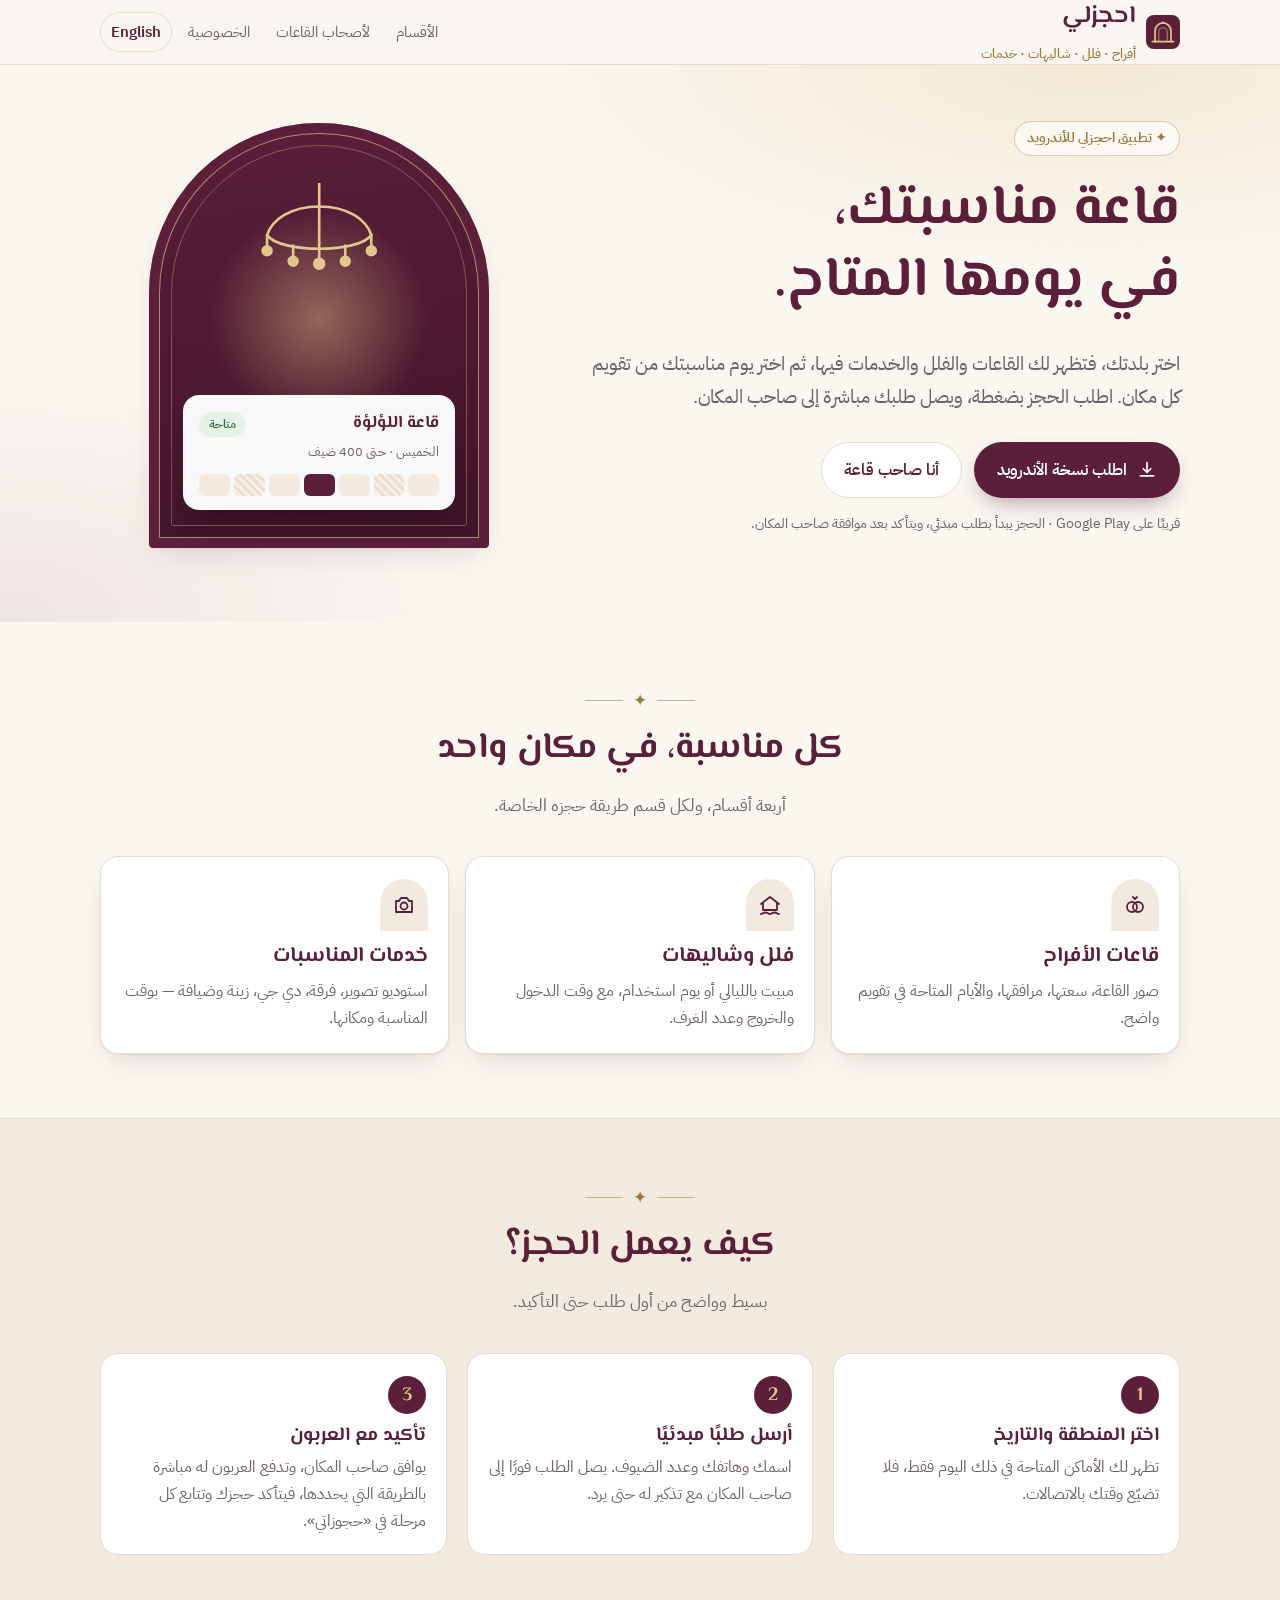
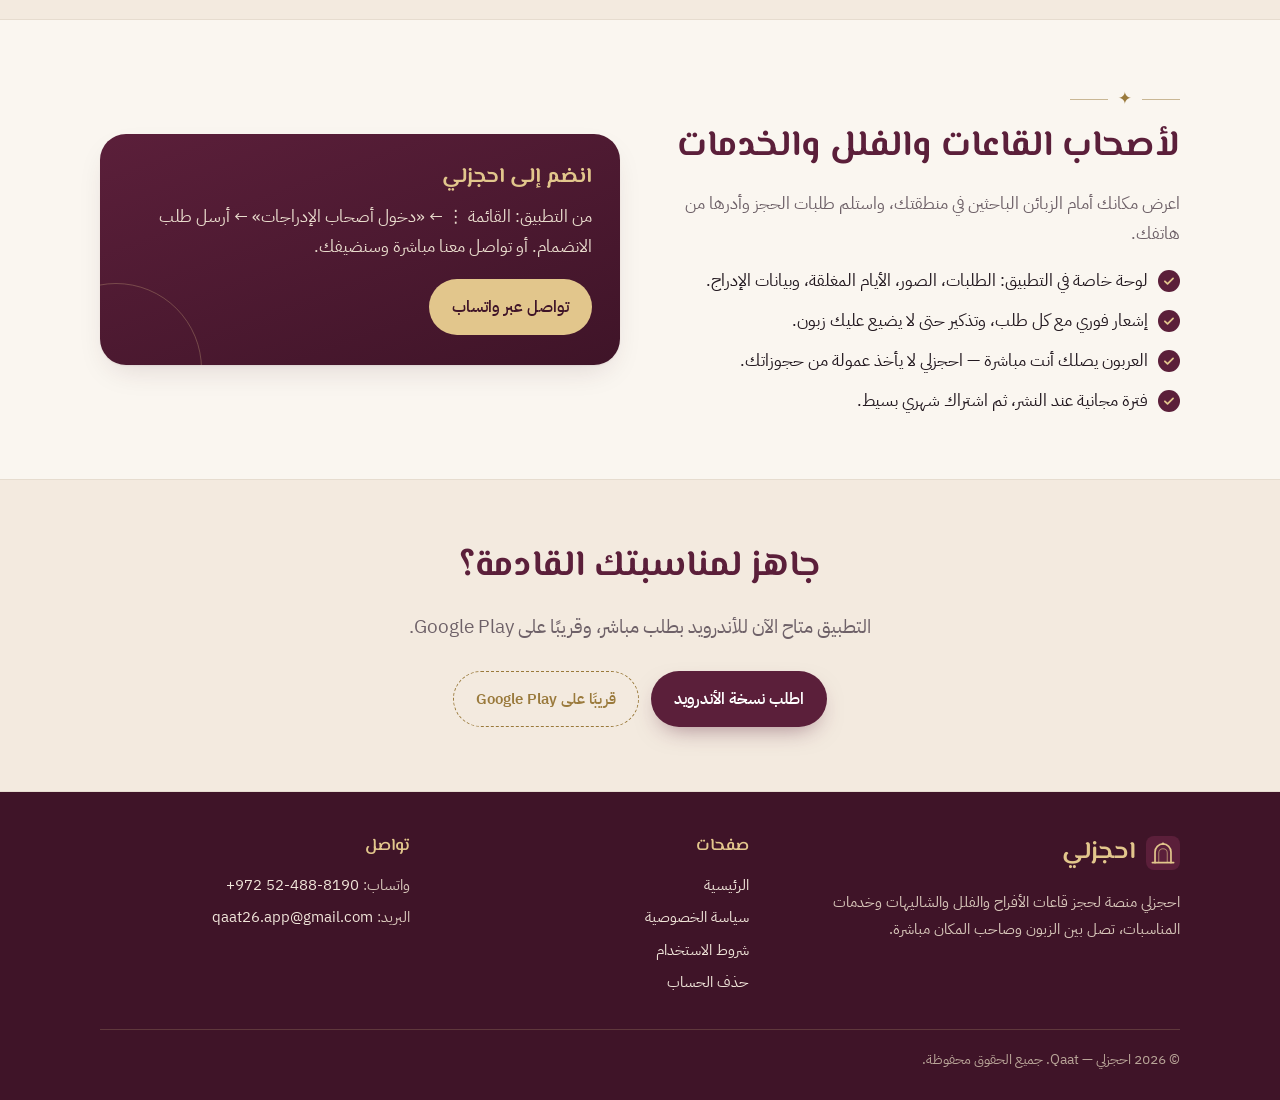
<file: index.html>
<!doctype html>
<html lang="ar" dir="rtl">
<head>
<meta charset="utf-8">
<meta name="viewport" content="width=device-width, initial-scale=1">
<title>احجزلي — احجز قاعة مناسبتك بسهولة</title>
<meta name="description" content="احجزلي: احجز قاعات الأفراح والفلل والشاليهات وخدمات المناسبات في منطقتك، واختر يومك من التقويم واطلب الحجز مباشرة من صاحب المكان.">
<meta name="theme-color" content="#5b1f3a">
<link rel="canonical" href="https://mohamedalw-rgb.github.io/qaat-site/">
<link rel="alternate" hreflang="ar" href="https://mohamedalw-rgb.github.io/qaat-site/">
<link rel="alternate" hreflang="en" href="https://mohamedalw-rgb.github.io/qaat-site/en/">
<meta property="og:title" content="احجزلي — احجز قاعة مناسبتك بسهولة">
<meta property="og:description" content="احجزلي: احجز قاعات الأفراح والفلل والشاليهات وخدمات المناسبات في منطقتك، واختر يومك من التقويم واطلب الحجز مباشرة من صاحب المكان.">
<meta property="og:type" content="website">
<link rel="icon" href="assets/logo.svg" type="image/svg+xml">
<link rel="preconnect" href="https://fonts.googleapis.com">
<link rel="preconnect" href="https://fonts.gstatic.com" crossorigin>
<link href="https://fonts.googleapis.com/css2?family=El+Messiri:wght@500;600;700&family=IBM+Plex+Sans+Arabic:wght@400;500;600&display=swap" rel="stylesheet">
<link rel="stylesheet" href="assets/style.css">
</head>
<body>
<a class="sr-skip" href="#main">تخطَّ إلى المحتوى</a>
<header class="top">
  <div class="wrap">
    <a class="brand" href="index.html" aria-label="احجزلي">
      <svg xmlns="http://www.w3.org/2000/svg" viewBox="0 0 64 64"><rect width="64" height="64" rx="15" fill="#5b1f3a"/><path d="M17 50V30a15 15 0 0 1 30 0v20" fill="none" stroke="#e2c68c" stroke-width="3.2" stroke-linecap="round"/><path d="M24 50V32a8 8 0 0 1 16 0v18" fill="none" stroke="#e2c68c" stroke-width="2" stroke-linecap="round" opacity=".6"/><path d="M12 50h40" stroke="#e2c68c" stroke-width="3.2" stroke-linecap="round"/><circle cx="32" cy="14.5" r="2.4" fill="#e2c68c"/></svg>
      <span><b>احجزلي</b><br><small>أفراح · فلل · شاليهات · خدمات</small></span>
    </a>
    <nav class="nav"><a class="hide-sm" href="index.html#sections">الأقسام</a><a class="hide-sm" href="index.html#owners">لأصحاب القاعات</a><a class="hide-sm" href="privacy.html">الخصوصية</a><a class="lang" href="en/index.html" hreflang="en" lang="en">English</a></nav>
  </div>
</header>
<main id="main">
<section class="hero">
  <div class="wrap">
    <div>
      <span class="eyebrow">✦ تطبيق احجزلي للأندرويد</span>
      <h1>قاعة مناسبتك،<br>في يومها المتاح.</h1>
      <p class="lead">اختر بلدتك، فتظهر لك القاعات والفلل والخدمات فيها، ثم اختر يوم مناسبتك من تقويم كل مكان. اطلب الحجز بضغطة، ويصل طلبك مباشرة إلى صاحب المكان.</p>
      <div class="actions">
        <a class="btn btn-primary" href="https://wa.me/972524888190?text=%D8%A3%D8%B1%D9%8A%D8%AF%20%D8%AA%D8%B7%D8%A8%D9%8A%D9%82%20%D8%A7%D8%AD%D8%AC%D8%B2%D9%84%D9%8A%20%D9%84%D9%84%D8%A3%D9%86%D8%AF%D8%B1%D9%88%D9%8A%D8%AF">
          <svg viewBox="0 0 24 24" fill="none" stroke="currentColor" stroke-width="2" stroke-linecap="round" stroke-linejoin="round" aria-hidden="true"><path d="M12 3v12m0 0l-4.5-4.5M12 15l4.5-4.5M4 19h16"/></svg>
          اطلب نسخة الأندرويد
        </a>
        <a class="btn btn-ghost" href="#owners">أنا صاحب قاعة</a>
      </div>
      <p class="note">قريبًا على Google Play · الحجز يبدأ بطلب مبدئي، ويتأكد بعد موافقة صاحب المكان.</p>
    </div>

    <div class="arch-art" aria-hidden="true">
      <div class="frame">
        <div class="glow"></div>
        <svg class="chandelier" viewBox="0 0 120 90" fill="none" stroke="currentColor" stroke-width="2" stroke-linecap="round">
          <path d="M60 0v18"/><path d="M20 40c10 14 70 14 80 0"/><path d="M60 18c-22 0-36 10-40 22M60 18c22 0 36 10 40 22M60 18v28"/>
          <path d="M20 40v8M40 48v8M60 46v12M80 48v8M100 40v8"/>
          <circle cx="20" cy="52" r="3.4" fill="currentColor"/><circle cx="40" cy="60" r="3.4" fill="currentColor"/><circle cx="60" cy="62" r="3.8" fill="currentColor"/><circle cx="80" cy="60" r="3.4" fill="currentColor"/><circle cx="100" cy="52" r="3.4" fill="currentColor"/>
        </svg>
        <div class="card">
          <div class="row"><b>قاعة اللؤلؤة</b><span class="pill">متاحة</span></div>
          <div class="sub">الخميس · حتى 400 ضيف</div>
          <div class="days"><i></i><i class="busy"></i><i></i><i class="on"></i><i></i><i class="busy"></i><i></i></div>
        </div>
      </div>
    </div>
  </div>
</section>

<section id="sections">
  <div class="wrap">
    <div class="section-head">
      <div class="ornament">✦</div>
      <h2>كل مناسبة، في مكان واحد</h2>
      <p>أربعة أقسام، ولكل قسم طريقة حجزه الخاصة.</p>
    </div>
    <div class="grid-3">
      <article class="tile">
        <div class="ico"><svg viewBox="0 0 24 24" fill="none" stroke="currentColor" stroke-width="1.8" stroke-linecap="round" stroke-linejoin="round" aria-hidden="true"><circle cx="9" cy="14" r="5"/><circle cx="15" cy="14" r="5"/><path d="M10 4l2 2 2-2"/></svg></div>
        <h3>قاعات الأفراح</h3>
        <p>صور القاعة، سعتها، مرافقها، والأيام المتاحة في تقويم واضح.</p>
      </article>
      <article class="tile">
        <div class="ico"><svg viewBox="0 0 24 24" fill="none" stroke="currentColor" stroke-width="1.8" stroke-linecap="round" stroke-linejoin="round" aria-hidden="true"><path d="M3 11l9-7 9 7"/><path d="M5 10v7h14v-7"/><path d="M3 21c2 0 2-1.5 4.5-1.5S10 21 12 21s2-1.5 4.5-1.5S19 21 21 21"/></svg></div>
        <h3>فلل وشاليهات</h3>
        <p>مبيت بالليالي أو يوم استخدام، مع وقت الدخول والخروج وعدد الغرف.</p>
      </article>
      <article class="tile">
        <div class="ico"><svg viewBox="0 0 24 24" fill="none" stroke="currentColor" stroke-width="1.8" stroke-linecap="round" stroke-linejoin="round" aria-hidden="true"><path d="M4 8h3l2-3h6l2 3h3v11H4z"/><circle cx="12" cy="13" r="3.5"/></svg></div>
        <h3>خدمات المناسبات</h3>
        <p>استوديو تصوير، فرقة، دي جي، زينة وضيافة — بوقت المناسبة ومكانها.</p>
      </article>
    </div>
  </div>
</section>

<section class="band">
  <div class="wrap">
    <div class="section-head">
      <div class="ornament">✦</div>
      <h2>كيف يعمل الحجز؟</h2>
      <p>بسيط وواضح من أول طلب حتى التأكيد.</p>
    </div>
    <div class="steps">
      <div class="step"><h3>اختر المنطقة والتاريخ</h3><p>تظهر لك الأماكن المتاحة في ذلك اليوم فقط، فلا تضيّع وقتك بالاتصالات.</p></div>
      <div class="step"><h3>أرسل طلبًا مبدئيًا</h3><p>اسمك وهاتفك وعدد الضيوف. يصل الطلب فورًا إلى صاحب المكان مع تذكير له حتى يرد.</p></div>
      <div class="step"><h3>تأكيد مع العربون</h3><p>يوافق صاحب المكان، وتدفع العربون له مباشرة بالطريقة التي يحددها، فيتأكد حجزك وتتابع كل مرحلة في «حجوزاتي».</p></div>
    </div>
  </div>
</section>

<section id="owners">
  <div class="wrap owners">
    <div>
      <div class="ornament" style="justify-content:flex-start">✦</div>
      <h2>لأصحاب القاعات والفلل والخدمات</h2>
      <p class="lead" style="font-size:17px">اعرض مكانك أمام الزبائن الباحثين في منطقتك، واستلم طلبات الحجز وأدرها من هاتفك.</p>
      <ul class="checks">
        <li>لوحة خاصة في التطبيق: الطلبات، الصور، الأيام المغلقة، وبيانات الإدراج.</li>
        <li>إشعار فوري مع كل طلب، وتذكير حتى لا يضيع عليك زبون.</li>
        <li>العربون يصلك أنت مباشرة — احجزلي لا يأخذ عمولة من حجوزاتك.</li>
        <li>فترة مجانية عند النشر، ثم اشتراك شهري بسيط.</li>
      </ul>
    </div>
    <div class="panel">
      <h3>انضم إلى احجزلي</h3>
      <p>من التطبيق: القائمة ⋮ ← «دخول أصحاب الإدراجات» ← أرسل طلب الانضمام. أو تواصل معنا مباشرة وسنضيفك.</p>
      <a class="btn btn-primary" href="https://wa.me/972524888190?text=%D8%A3%D9%86%D8%A7%20%D8%B5%D8%A7%D8%AD%D8%A8%20%D9%82%D8%A7%D8%B9%D8%A9%20%D9%88%D8%A3%D8%B1%D9%8A%D8%AF%20%D8%A7%D9%84%D8%A7%D9%86%D8%B6%D9%85%D8%A7%D9%85%20%D8%A5%D9%84%D9%89%20%D8%A7%D8%AD%D8%AC%D8%B2%D9%84%D9%8A">تواصل عبر واتساب</a>
    </div>
  </div>
</section>

<section class="band cta">
  <div class="narrow">
    <h2>جاهز لمناسبتك القادمة؟</h2>
    <p class="lead" style="margin-inline:auto">التطبيق متاح الآن للأندرويد بطلب مباشر، وقريبًا على Google Play.</p>
    <div class="actions">
      <a class="btn btn-primary" href="https://wa.me/972524888190?text=%D8%A3%D8%B1%D9%8A%D8%AF%20%D8%AA%D8%B7%D8%A8%D9%8A%D9%82%20%D8%A7%D8%AD%D8%AC%D8%B2%D9%84%D9%8A%20%D9%84%D9%84%D8%A3%D9%86%D8%AF%D8%B1%D9%88%D9%8A%D8%AF">اطلب نسخة الأندرويد</a>
      <span class="soon">قريبًا على Google Play</span>
    </div>
  </div>
</section>

</main>
<footer class="foot">
  <div class="wrap">
    <div>
      <a class="brand" href="index.html"><svg xmlns="http://www.w3.org/2000/svg" viewBox="0 0 64 64"><rect width="64" height="64" rx="15" fill="#5b1f3a"/><path d="M17 50V30a15 15 0 0 1 30 0v20" fill="none" stroke="#e2c68c" stroke-width="3.2" stroke-linecap="round"/><path d="M24 50V32a8 8 0 0 1 16 0v18" fill="none" stroke="#e2c68c" stroke-width="2" stroke-linecap="round" opacity=".6"/><path d="M12 50h40" stroke="#e2c68c" stroke-width="3.2" stroke-linecap="round"/><circle cx="32" cy="14.5" r="2.4" fill="#e2c68c"/></svg><b>احجزلي</b></a>
      <p>احجزلي منصة لحجز قاعات الأفراح والفلل والشاليهات وخدمات المناسبات، تصل بين الزبون وصاحب المكان مباشرة.</p>
    </div>
    <div><h4>صفحات</h4><ul><li><a href="index.html">الرئيسية</a></li><li><a href="privacy.html">سياسة الخصوصية</a></li><li><a href="terms.html">شروط الاستخدام</a></li><li><a href="delete-account.html">حذف الحساب</a></li></ul></div>
    <div><h4>تواصل</h4><ul>
      <li>واتساب: <a class="ltr" href="https://wa.me/972524888190">+972 52-488-8190</a></li>
      <li>البريد: <a class="ltr" href="mailto:qaat26.app@gmail.com">qaat26.app@gmail.com</a></li>
    </ul></div>
    <div class="legal">© 2026 احجزلي — Qaat. جميع الحقوق محفوظة.</div>
  </div>
</footer>
</body>
</html>
</file>
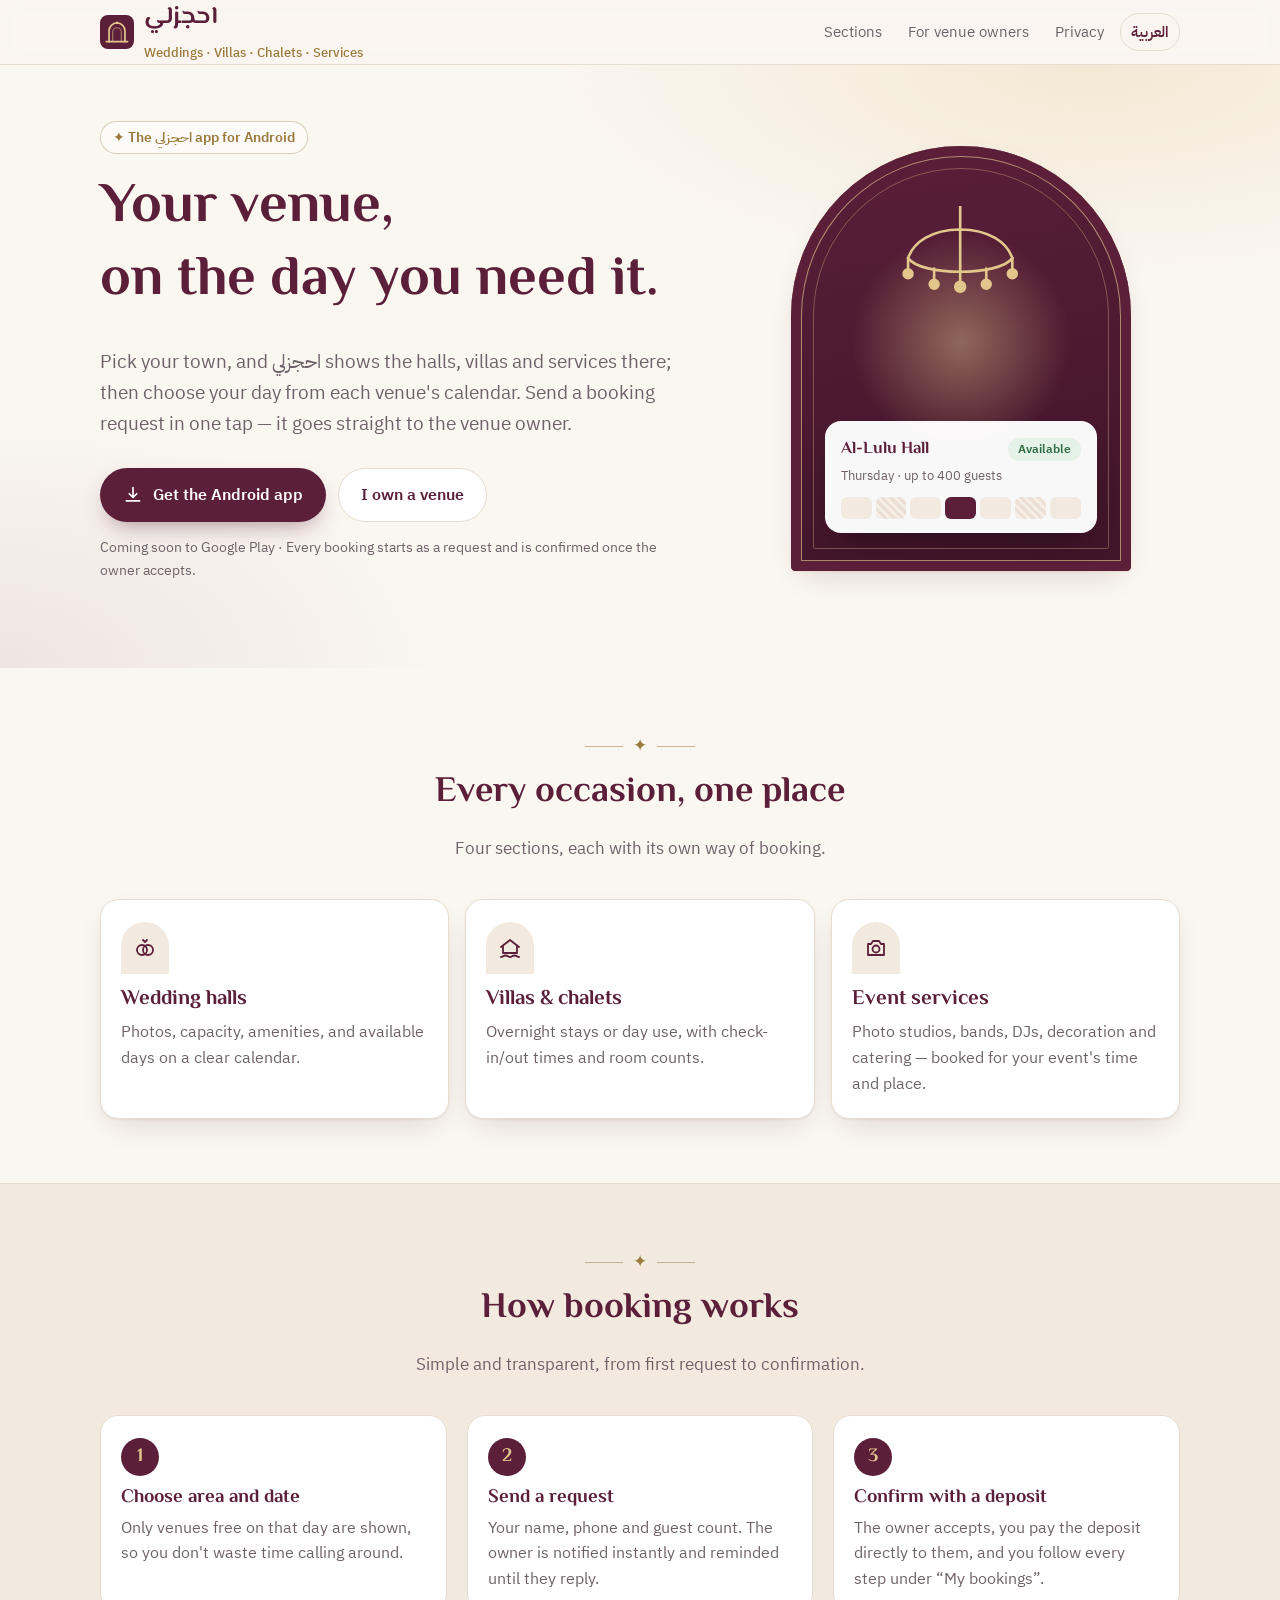
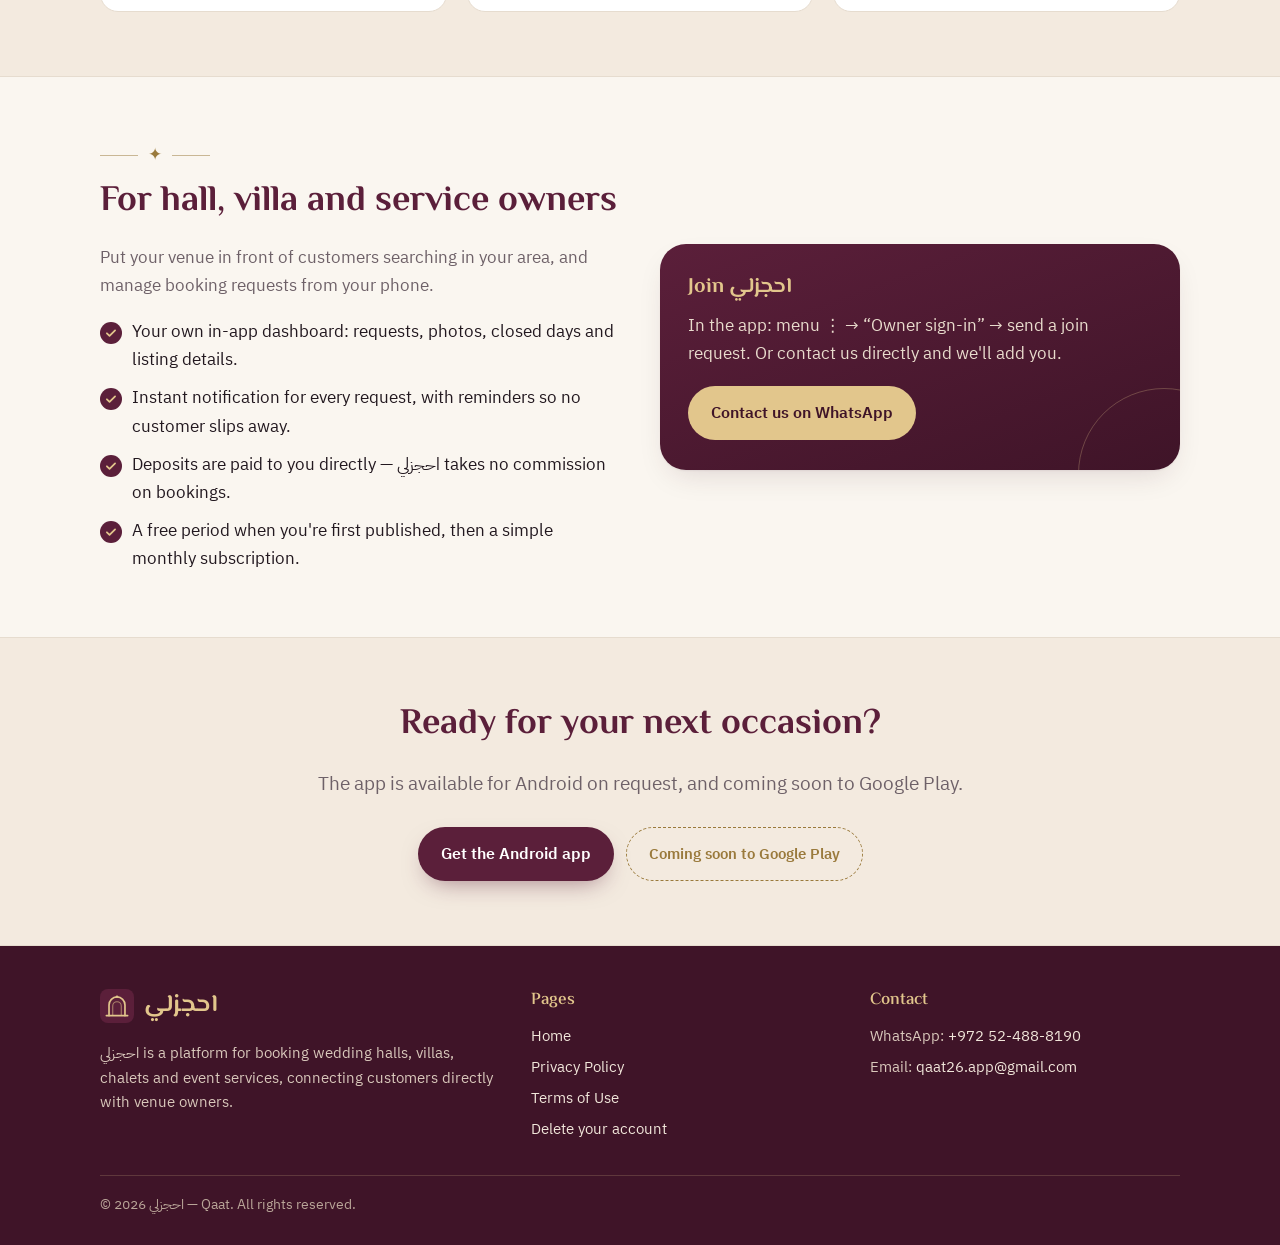
<file: en/index.html>
<!doctype html>
<html lang="en" dir="ltr">
<head>
<meta charset="utf-8">
<meta name="viewport" content="width=device-width, initial-scale=1">
<title>احجزلي — Book the venue for your occasion</title>
<meta name="description" content="احجزلي: book wedding halls, villas, chalets and event services in your area. Choose your day from each venue's calendar and request a booking directly from the venue owner.">
<meta name="theme-color" content="#5b1f3a">
<link rel="canonical" href="https://mohamedalw-rgb.github.io/qaat-site/en/">
<link rel="alternate" hreflang="ar" href="https://mohamedalw-rgb.github.io/qaat-site/">
<link rel="alternate" hreflang="en" href="https://mohamedalw-rgb.github.io/qaat-site/en/">
<meta property="og:title" content="احجزلي — Book the venue for your occasion">
<meta property="og:description" content="احجزلي: book wedding halls, villas, chalets and event services in your area. Choose your day from each venue's calendar and request a booking directly from the venue owner.">
<meta property="og:type" content="website">
<link rel="icon" href="../assets/logo.svg" type="image/svg+xml">
<link rel="preconnect" href="https://fonts.googleapis.com">
<link rel="preconnect" href="https://fonts.gstatic.com" crossorigin>
<link href="https://fonts.googleapis.com/css2?family=El+Messiri:wght@500;600;700&family=IBM+Plex+Sans+Arabic:wght@400;500;600&display=swap" rel="stylesheet">
<link rel="stylesheet" href="../assets/style.css">
</head>
<body>
<a class="sr-skip" href="#main">Skip to content</a>
<header class="top">
  <div class="wrap">
    <a class="brand" href="index.html" aria-label="احجزلي">
      <svg xmlns="http://www.w3.org/2000/svg" viewBox="0 0 64 64"><rect width="64" height="64" rx="15" fill="#5b1f3a"/><path d="M17 50V30a15 15 0 0 1 30 0v20" fill="none" stroke="#e2c68c" stroke-width="3.2" stroke-linecap="round"/><path d="M24 50V32a8 8 0 0 1 16 0v18" fill="none" stroke="#e2c68c" stroke-width="2" stroke-linecap="round" opacity=".6"/><path d="M12 50h40" stroke="#e2c68c" stroke-width="3.2" stroke-linecap="round"/><circle cx="32" cy="14.5" r="2.4" fill="#e2c68c"/></svg>
      <span><b>احجزلي</b><br><small>Weddings · Villas · Chalets · Services</small></span>
    </a>
    <nav class="nav"><a class="hide-sm" href="index.html#sections">Sections</a><a class="hide-sm" href="index.html#owners">For venue owners</a><a class="hide-sm" href="privacy.html">Privacy</a><a class="lang" href="../index.html" hreflang="ar" lang="ar">العربية</a></nav>
  </div>
</header>
<main id="main">
<section class="hero">
  <div class="wrap">
    <div>
      <span class="eyebrow">✦ The احجزلي app for Android</span>
      <h1>Your venue,<br>on the day you need it.</h1>
      <p class="lead">Pick your town, and احجزلي shows the halls, villas and services there; then choose your day from each venue's calendar. Send a booking request in one tap — it goes straight to the venue owner.</p>
      <div class="actions">
        <a class="btn btn-primary" href="https://wa.me/972524888190?text=I%27d%20like%20the%20Qaat%20Android%20app">
          <svg viewBox="0 0 24 24" fill="none" stroke="currentColor" stroke-width="2" stroke-linecap="round" stroke-linejoin="round" aria-hidden="true"><path d="M12 3v12m0 0l-4.5-4.5M12 15l4.5-4.5M4 19h16"/></svg>
          Get the Android app
        </a>
        <a class="btn btn-ghost" href="#owners">I own a venue</a>
      </div>
      <p class="note">Coming soon to Google Play · Every booking starts as a request and is confirmed once the owner accepts.</p>
    </div>

    <div class="arch-art" aria-hidden="true">
      <div class="frame">
        <div class="glow"></div>
        <svg class="chandelier" viewBox="0 0 120 90" fill="none" stroke="currentColor" stroke-width="2" stroke-linecap="round">
          <path d="M60 0v18"/><path d="M20 40c10 14 70 14 80 0"/><path d="M60 18c-22 0-36 10-40 22M60 18c22 0 36 10 40 22M60 18v28"/>
          <path d="M20 40v8M40 48v8M60 46v12M80 48v8M100 40v8"/>
          <circle cx="20" cy="52" r="3.4" fill="currentColor"/><circle cx="40" cy="60" r="3.4" fill="currentColor"/><circle cx="60" cy="62" r="3.8" fill="currentColor"/><circle cx="80" cy="60" r="3.4" fill="currentColor"/><circle cx="100" cy="52" r="3.4" fill="currentColor"/>
        </svg>
        <div class="card">
          <div class="row"><b>Al-Lulu Hall</b><span class="pill">Available</span></div>
          <div class="sub">Thursday · up to 400 guests</div>
          <div class="days"><i></i><i class="busy"></i><i></i><i class="on"></i><i></i><i class="busy"></i><i></i></div>
        </div>
      </div>
    </div>
  </div>
</section>

<section id="sections">
  <div class="wrap">
    <div class="section-head">
      <div class="ornament">✦</div>
      <h2>Every occasion, one place</h2>
      <p>Four sections, each with its own way of booking.</p>
    </div>
    <div class="grid-3">
      <article class="tile">
        <div class="ico"><svg viewBox="0 0 24 24" fill="none" stroke="currentColor" stroke-width="1.8" stroke-linecap="round" stroke-linejoin="round" aria-hidden="true"><circle cx="9" cy="14" r="5"/><circle cx="15" cy="14" r="5"/><path d="M10 4l2 2 2-2"/></svg></div>
        <h3>Wedding halls</h3>
        <p>Photos, capacity, amenities, and available days on a clear calendar.</p>
      </article>
      <article class="tile">
        <div class="ico"><svg viewBox="0 0 24 24" fill="none" stroke="currentColor" stroke-width="1.8" stroke-linecap="round" stroke-linejoin="round" aria-hidden="true"><path d="M3 11l9-7 9 7"/><path d="M5 10v7h14v-7"/><path d="M3 21c2 0 2-1.5 4.5-1.5S10 21 12 21s2-1.5 4.5-1.5S19 21 21 21"/></svg></div>
        <h3>Villas &amp; chalets</h3>
        <p>Overnight stays or day use, with check-in/out times and room counts.</p>
      </article>
      <article class="tile">
        <div class="ico"><svg viewBox="0 0 24 24" fill="none" stroke="currentColor" stroke-width="1.8" stroke-linecap="round" stroke-linejoin="round" aria-hidden="true"><path d="M4 8h3l2-3h6l2 3h3v11H4z"/><circle cx="12" cy="13" r="3.5"/></svg></div>
        <h3>Event services</h3>
        <p>Photo studios, bands, DJs, decoration and catering — booked for your event's time and place.</p>
      </article>
    </div>
  </div>
</section>

<section class="band">
  <div class="wrap">
    <div class="section-head">
      <div class="ornament">✦</div>
      <h2>How booking works</h2>
      <p>Simple and transparent, from first request to confirmation.</p>
    </div>
    <div class="steps">
      <div class="step"><h3>Choose area and date</h3><p>Only venues free on that day are shown, so you don't waste time calling around.</p></div>
      <div class="step"><h3>Send a request</h3><p>Your name, phone and guest count. The owner is notified instantly and reminded until they reply.</p></div>
      <div class="step"><h3>Confirm with a deposit</h3><p>The owner accepts, you pay the deposit directly to them, and you follow every step under “My bookings”.</p></div>
    </div>
  </div>
</section>

<section id="owners">
  <div class="wrap owners">
    <div>
      <div class="ornament" style="justify-content:flex-start">✦</div>
      <h2>For hall, villa and service owners</h2>
      <p class="lead" style="font-size:17px">Put your venue in front of customers searching in your area, and manage booking requests from your phone.</p>
      <ul class="checks">
        <li>Your own in-app dashboard: requests, photos, closed days and listing details.</li>
        <li>Instant notification for every request, with reminders so no customer slips away.</li>
        <li>Deposits are paid to you directly — احجزلي takes no commission on bookings.</li>
        <li>A free period when you're first published, then a simple monthly subscription.</li>
      </ul>
    </div>
    <div class="panel">
      <h3>Join احجزلي</h3>
      <p>In the app: menu ⋮ → “Owner sign-in” → send a join request. Or contact us directly and we'll add you.</p>
      <a class="btn btn-primary" href="https://wa.me/972524888190?text=I%20own%20a%20venue%20and%20would%20like%20to%20join%20Qaat">Contact us on WhatsApp</a>
    </div>
  </div>
</section>

<section class="band cta">
  <div class="narrow">
    <h2>Ready for your next occasion?</h2>
    <p class="lead" style="margin-inline:auto">The app is available for Android on request, and coming soon to Google Play.</p>
    <div class="actions">
      <a class="btn btn-primary" href="https://wa.me/972524888190?text=I%27d%20like%20the%20Qaat%20Android%20app">Get the Android app</a>
      <span class="soon">Coming soon to Google Play</span>
    </div>
  </div>
</section>

</main>
<footer class="foot">
  <div class="wrap">
    <div>
      <a class="brand" href="index.html"><svg xmlns="http://www.w3.org/2000/svg" viewBox="0 0 64 64"><rect width="64" height="64" rx="15" fill="#5b1f3a"/><path d="M17 50V30a15 15 0 0 1 30 0v20" fill="none" stroke="#e2c68c" stroke-width="3.2" stroke-linecap="round"/><path d="M24 50V32a8 8 0 0 1 16 0v18" fill="none" stroke="#e2c68c" stroke-width="2" stroke-linecap="round" opacity=".6"/><path d="M12 50h40" stroke="#e2c68c" stroke-width="3.2" stroke-linecap="round"/><circle cx="32" cy="14.5" r="2.4" fill="#e2c68c"/></svg><b>احجزلي</b></a>
      <p>احجزلي is a platform for booking wedding halls, villas, chalets and event services, connecting customers directly with venue owners.</p>
    </div>
    <div><h4>Pages</h4><ul><li><a href="index.html">Home</a></li><li><a href="privacy.html">Privacy Policy</a></li><li><a href="terms.html">Terms of Use</a></li><li><a href="delete-account.html">Delete your account</a></li></ul></div>
    <div><h4>Contact</h4><ul>
      <li>WhatsApp: <a class="ltr" href="https://wa.me/972524888190">+972 52-488-8190</a></li>
      <li>Email: <a class="ltr" href="mailto:qaat26.app@gmail.com">qaat26.app@gmail.com</a></li>
    </ul></div>
    <div class="legal">© 2026 احجزلي — Qaat. All rights reserved.</div>
  </div>
</footer>
</body>
</html>
</file>
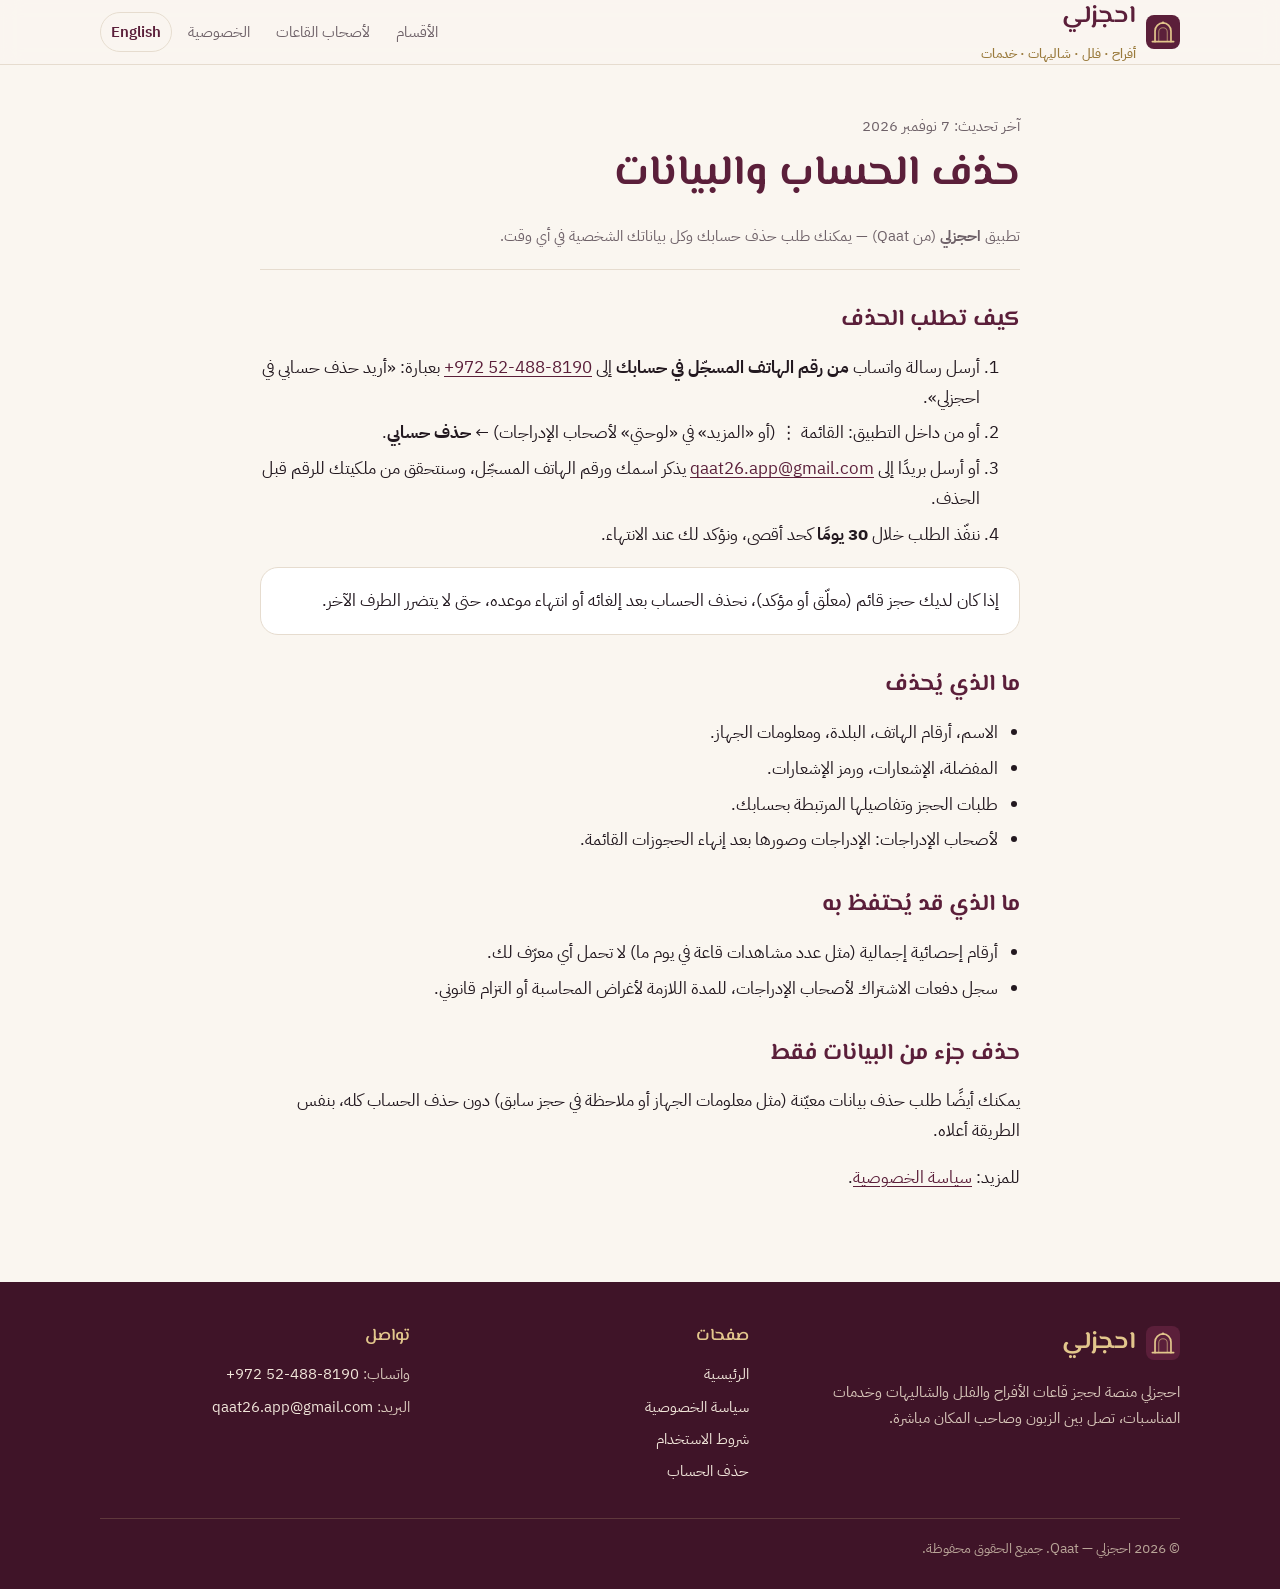
<file: delete-account.html>
<!doctype html>
<html lang="ar" dir="rtl">
<head>
<meta charset="utf-8">
<meta name="viewport" content="width=device-width, initial-scale=1">
<title>حذف الحساب والبيانات — احجزلي</title>
<meta name="description" content="كيف تطلب حذف حسابك في تطبيق احجزلي وبياناتك المرتبطة به، وما الذي يُحذف وما الذي يُحتفظ به.">
<meta name="theme-color" content="#5b1f3a">
<link rel="canonical" href="https://mohamedalw-rgb.github.io/qaat-site/delete-account.html">
<link rel="alternate" hreflang="ar" href="https://mohamedalw-rgb.github.io/qaat-site/delete-account.html">
<link rel="alternate" hreflang="en" href="https://mohamedalw-rgb.github.io/qaat-site/en/delete-account.html">
<meta property="og:title" content="حذف الحساب والبيانات — احجزلي">
<meta property="og:description" content="كيف تطلب حذف حسابك في تطبيق احجزلي وبياناتك المرتبطة به، وما الذي يُحذف وما الذي يُحتفظ به.">
<meta property="og:type" content="website">
<link rel="icon" href="assets/logo.svg" type="image/svg+xml">
<link rel="preconnect" href="https://fonts.googleapis.com">
<link rel="preconnect" href="https://fonts.gstatic.com" crossorigin>
<link href="https://fonts.googleapis.com/css2?family=El+Messiri:wght@500;600;700&family=IBM+Plex+Sans+Arabic:wght@400;500;600&display=swap" rel="stylesheet">
<link rel="stylesheet" href="assets/style.css">
</head>
<body>
<a class="sr-skip" href="#main">تخطَّ إلى المحتوى</a>
<header class="top">
  <div class="wrap">
    <a class="brand" href="index.html" aria-label="احجزلي">
      <svg xmlns="http://www.w3.org/2000/svg" viewBox="0 0 64 64"><rect width="64" height="64" rx="15" fill="#5b1f3a"/><path d="M17 50V30a15 15 0 0 1 30 0v20" fill="none" stroke="#e2c68c" stroke-width="3.2" stroke-linecap="round"/><path d="M24 50V32a8 8 0 0 1 16 0v18" fill="none" stroke="#e2c68c" stroke-width="2" stroke-linecap="round" opacity=".6"/><path d="M12 50h40" stroke="#e2c68c" stroke-width="3.2" stroke-linecap="round"/><circle cx="32" cy="14.5" r="2.4" fill="#e2c68c"/></svg>
      <span><b>احجزلي</b><br><small>أفراح · فلل · شاليهات · خدمات</small></span>
    </a>
    <nav class="nav"><a class="hide-sm" href="index.html#sections">الأقسام</a><a class="hide-sm" href="index.html#owners">لأصحاب القاعات</a><a class="hide-sm" href="privacy.html">الخصوصية</a><a class="lang" href="en/delete-account.html" hreflang="en" lang="en">English</a></nav>
  </div>
</header>
<main id="main">
<article class="narrow doc">
  <header>
    <p>آخر تحديث: 7 نوفمبر 2026</p>
    <h1>حذف الحساب والبيانات</h1>
    <p>تطبيق <b>احجزلي</b> (من Qaat) — يمكنك طلب حذف حسابك وكل بياناتك الشخصية في أي وقت.</p>
  </header>

  <h2>كيف تطلب الحذف</h2>
  <ol>
    <li>أرسل رسالة واتساب <b>من رقم الهاتف المسجّل في حسابك</b> إلى <a class="ltr" href="https://wa.me/972524888190?text=%D8%A3%D8%B1%D9%8A%D8%AF%20%D8%AD%D8%B0%D9%81%20%D8%AD%D8%B3%D8%A7%D8%A8%D9%8A%20%D9%81%D9%8A%20%D8%A7%D8%AD%D8%AC%D8%B2%D9%84%D9%8A">+972 52-488-8190</a> بعبارة: «أريد حذف حسابي في احجزلي».</li>
    <li>أو من داخل التطبيق: القائمة ⋮ (أو «المزيد» في «لوحتي» لأصحاب الإدراجات) ← <b>حذف حسابي</b>.</li>
    <li>أو أرسل بريدًا إلى <a class="ltr" href="mailto:qaat26.app@gmail.com?subject=%D8%AD%D8%B0%D9%81%20%D8%AD%D8%B3%D8%A7%D8%A8%20%D9%82%D8%A7%D8%B9%D8%A7%D8%AA">qaat26.app@gmail.com</a> يذكر اسمك ورقم الهاتف المسجّل، وسنتحقق من ملكيتك للرقم قبل الحذف.</li>
    <li>ننفّذ الطلب خلال <b>30 يومًا</b> كحد أقصى، ونؤكد لك عند الانتهاء.</li>
  </ol>
  <div class="box">إذا كان لديك حجز قائم (معلّق أو مؤكد)، نحذف الحساب بعد إلغائه أو انتهاء موعده، حتى لا يتضرر الطرف الآخر.</div>

  <h2>ما الذي يُحذف</h2>
  <ul>
    <li>الاسم، أرقام الهاتف، البلدة، ومعلومات الجهاز.</li>
    <li>المفضلة، الإشعارات، ورمز الإشعارات.</li>
    <li>طلبات الحجز وتفاصيلها المرتبطة بحسابك.</li>
    <li>لأصحاب الإدراجات: الإدراجات وصورها بعد إنهاء الحجوزات القائمة.</li>
  </ul>

  <h2>ما الذي قد يُحتفظ به</h2>
  <ul>
    <li>أرقام إحصائية إجمالية (مثل عدد مشاهدات قاعة في يوم ما) لا تحمل أي معرّف لك.</li>
    <li>سجل دفعات الاشتراك لأصحاب الإدراجات، للمدة اللازمة لأغراض المحاسبة أو التزام قانوني.</li>
  </ul>

  <h2>حذف جزء من البيانات فقط</h2>
  <p>يمكنك أيضًا طلب حذف بيانات معيّنة (مثل معلومات الجهاز أو ملاحظة في حجز سابق) دون حذف الحساب كله، بنفس الطريقة أعلاه.</p>

  <p>للمزيد: <a href="privacy.html">سياسة الخصوصية</a>.</p>
</article>

</main>
<footer class="foot">
  <div class="wrap">
    <div>
      <a class="brand" href="index.html"><svg xmlns="http://www.w3.org/2000/svg" viewBox="0 0 64 64"><rect width="64" height="64" rx="15" fill="#5b1f3a"/><path d="M17 50V30a15 15 0 0 1 30 0v20" fill="none" stroke="#e2c68c" stroke-width="3.2" stroke-linecap="round"/><path d="M24 50V32a8 8 0 0 1 16 0v18" fill="none" stroke="#e2c68c" stroke-width="2" stroke-linecap="round" opacity=".6"/><path d="M12 50h40" stroke="#e2c68c" stroke-width="3.2" stroke-linecap="round"/><circle cx="32" cy="14.5" r="2.4" fill="#e2c68c"/></svg><b>احجزلي</b></a>
      <p>احجزلي منصة لحجز قاعات الأفراح والفلل والشاليهات وخدمات المناسبات، تصل بين الزبون وصاحب المكان مباشرة.</p>
    </div>
    <div><h4>صفحات</h4><ul><li><a href="index.html">الرئيسية</a></li><li><a href="privacy.html">سياسة الخصوصية</a></li><li><a href="terms.html">شروط الاستخدام</a></li><li><a href="delete-account.html">حذف الحساب</a></li></ul></div>
    <div><h4>تواصل</h4><ul>
      <li>واتساب: <a class="ltr" href="https://wa.me/972524888190">+972 52-488-8190</a></li>
      <li>البريد: <a class="ltr" href="mailto:qaat26.app@gmail.com">qaat26.app@gmail.com</a></li>
    </ul></div>
    <div class="legal">© 2026 احجزلي — Qaat. جميع الحقوق محفوظة.</div>
  </div>
</footer>
</body>
</html>
</file>
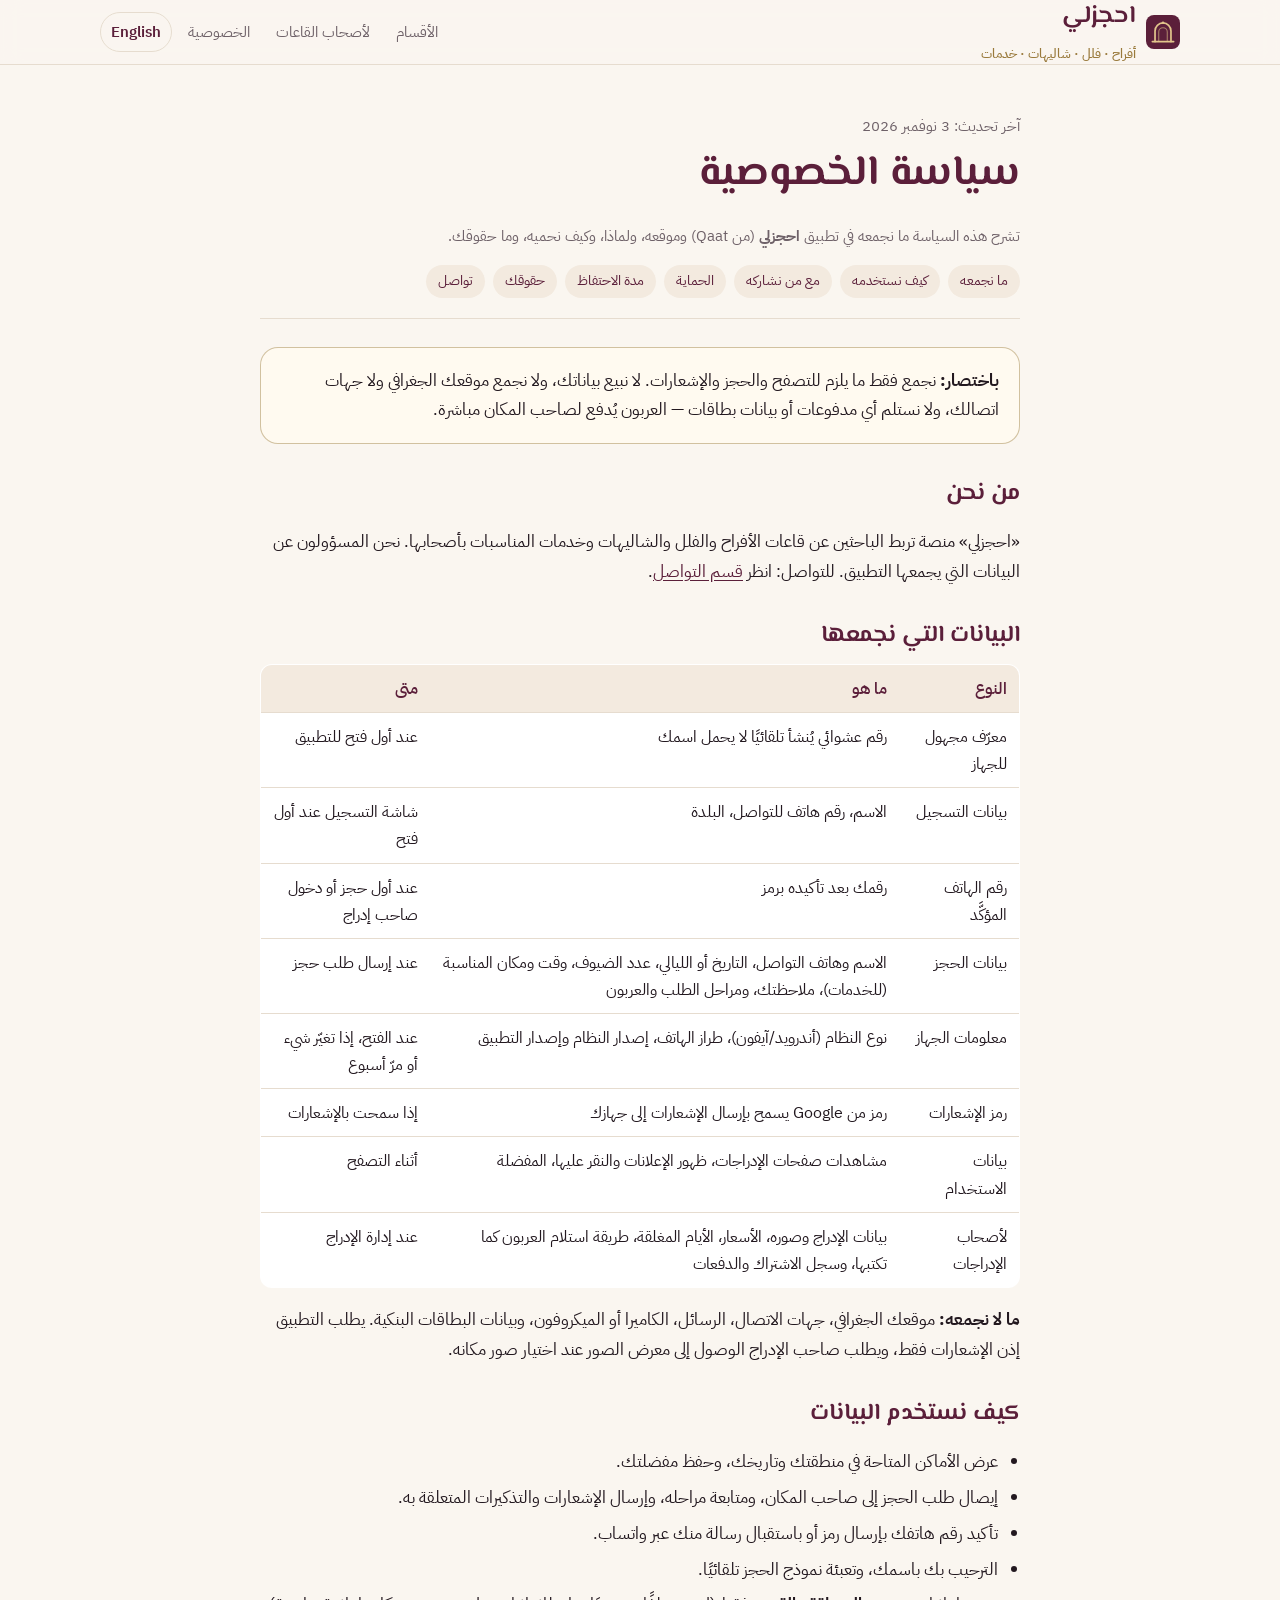
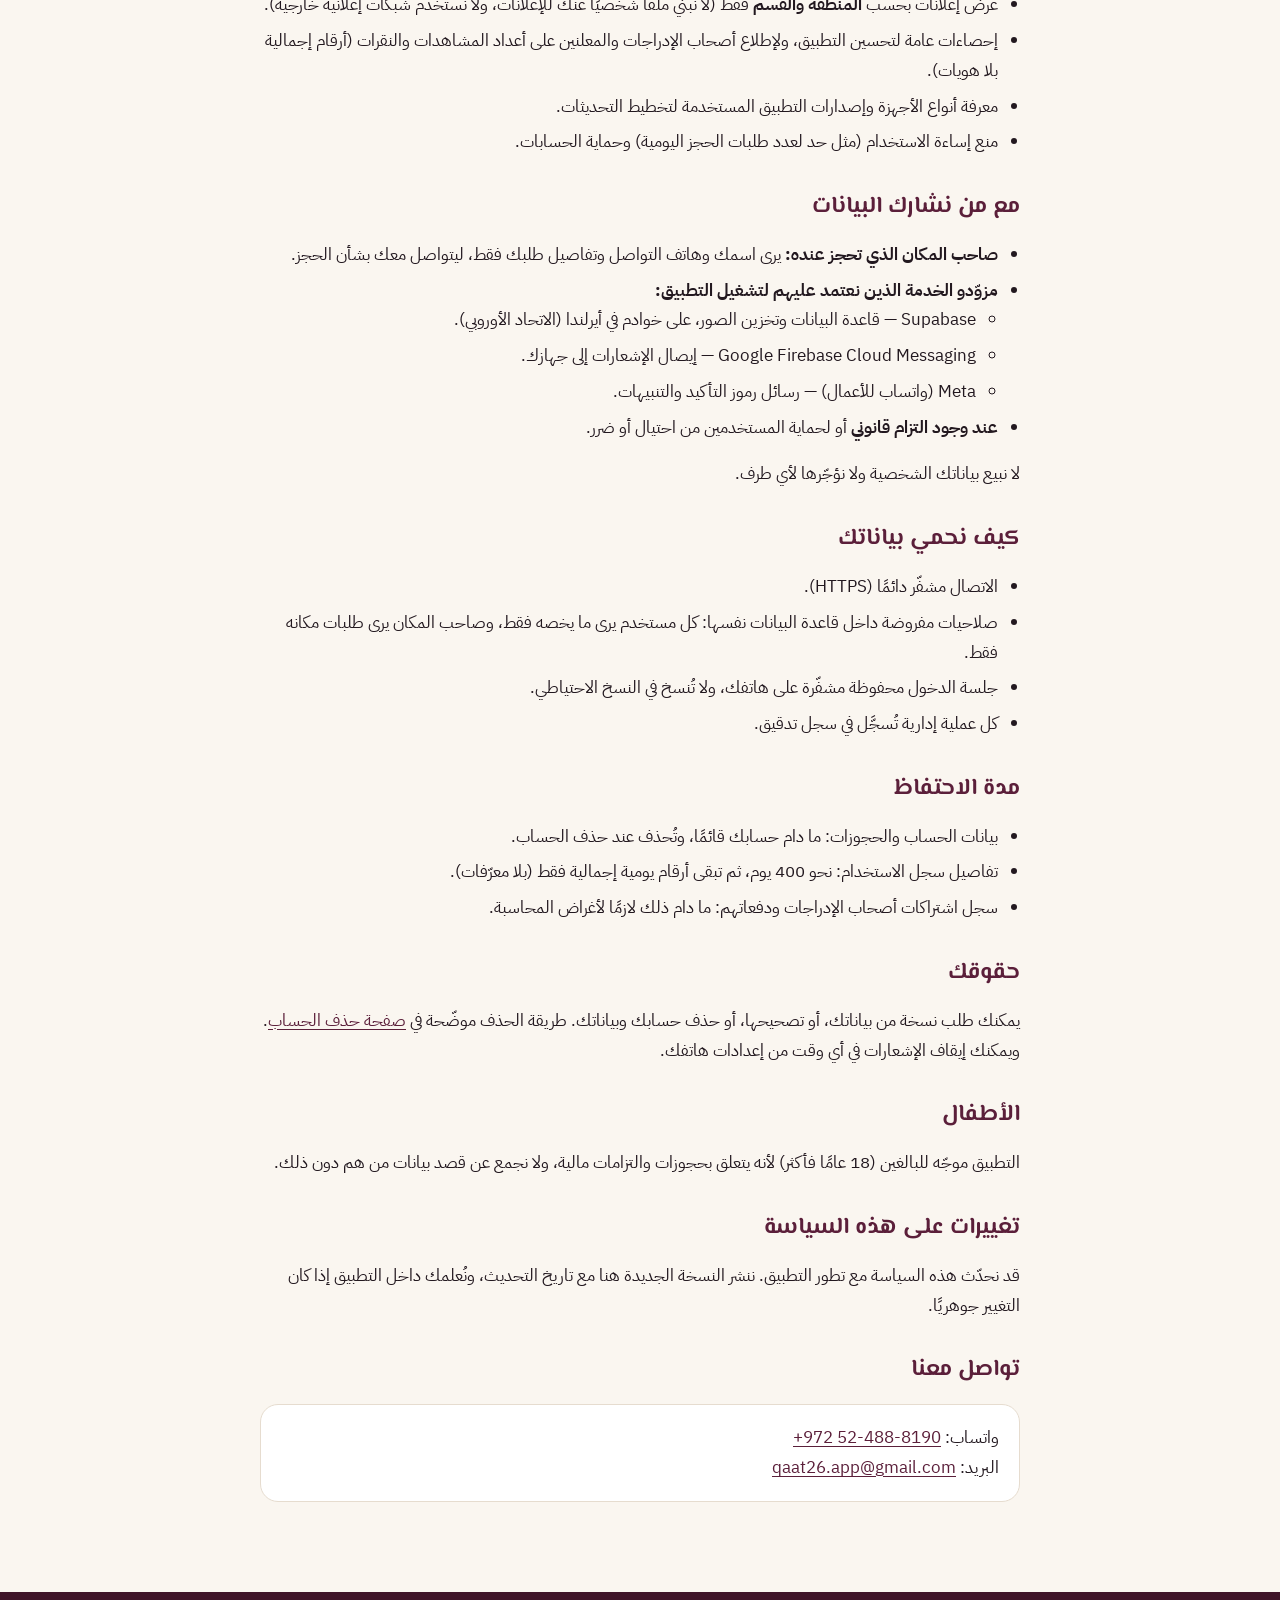
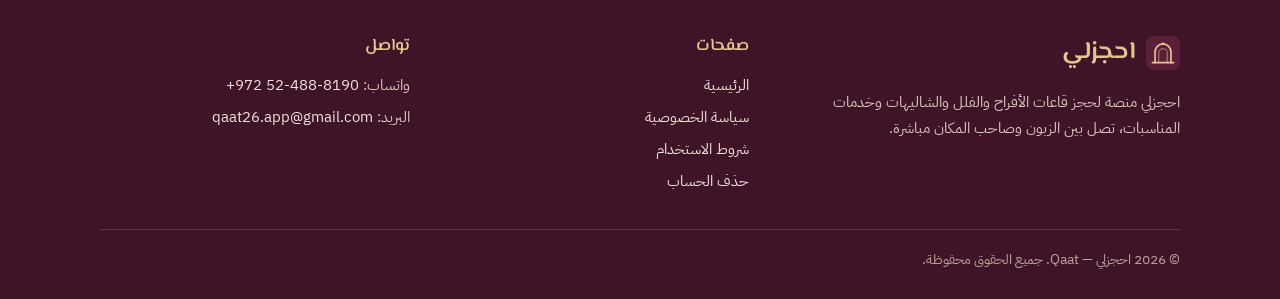
<file: privacy.html>
<!doctype html>
<html lang="ar" dir="rtl">
<head>
<meta charset="utf-8">
<meta name="viewport" content="width=device-width, initial-scale=1">
<title>سياسة الخصوصية — احجزلي</title>
<meta name="description" content="كيف يجمع تطبيق احجزلي بياناتك ويستخدمها ويحميها، ومع من يشاركها، وكيف تحذف حسابك.">
<meta name="theme-color" content="#5b1f3a">
<link rel="canonical" href="https://mohamedalw-rgb.github.io/qaat-site/privacy.html">
<link rel="alternate" hreflang="ar" href="https://mohamedalw-rgb.github.io/qaat-site/privacy.html">
<link rel="alternate" hreflang="en" href="https://mohamedalw-rgb.github.io/qaat-site/en/privacy.html">
<meta property="og:title" content="سياسة الخصوصية — احجزلي">
<meta property="og:description" content="كيف يجمع تطبيق احجزلي بياناتك ويستخدمها ويحميها، ومع من يشاركها، وكيف تحذف حسابك.">
<meta property="og:type" content="website">
<link rel="icon" href="assets/logo.svg" type="image/svg+xml">
<link rel="preconnect" href="https://fonts.googleapis.com">
<link rel="preconnect" href="https://fonts.gstatic.com" crossorigin>
<link href="https://fonts.googleapis.com/css2?family=El+Messiri:wght@500;600;700&family=IBM+Plex+Sans+Arabic:wght@400;500;600&display=swap" rel="stylesheet">
<link rel="stylesheet" href="assets/style.css">
</head>
<body>
<a class="sr-skip" href="#main">تخطَّ إلى المحتوى</a>
<header class="top">
  <div class="wrap">
    <a class="brand" href="index.html" aria-label="احجزلي">
      <svg xmlns="http://www.w3.org/2000/svg" viewBox="0 0 64 64"><rect width="64" height="64" rx="15" fill="#5b1f3a"/><path d="M17 50V30a15 15 0 0 1 30 0v20" fill="none" stroke="#e2c68c" stroke-width="3.2" stroke-linecap="round"/><path d="M24 50V32a8 8 0 0 1 16 0v18" fill="none" stroke="#e2c68c" stroke-width="2" stroke-linecap="round" opacity=".6"/><path d="M12 50h40" stroke="#e2c68c" stroke-width="3.2" stroke-linecap="round"/><circle cx="32" cy="14.5" r="2.4" fill="#e2c68c"/></svg>
      <span><b>احجزلي</b><br><small>أفراح · فلل · شاليهات · خدمات</small></span>
    </a>
    <nav class="nav"><a class="hide-sm" href="index.html#sections">الأقسام</a><a class="hide-sm" href="index.html#owners">لأصحاب القاعات</a><a class="hide-sm" href="privacy.html">الخصوصية</a><a class="lang" href="en/privacy.html" hreflang="en" lang="en">English</a></nav>
  </div>
</header>
<main id="main">
<article class="narrow doc">
  <header>
    <p>آخر تحديث: 3 نوفمبر 2026</p>
    <h1>سياسة الخصوصية</h1>
    <p>تشرح هذه السياسة ما نجمعه في تطبيق <b>احجزلي</b> (من Qaat) وموقعه، ولماذا، وكيف نحميه، وما حقوقك.</p>
    <nav class="toc" aria-label="المحتويات">
      <a href="#collect">ما نجمعه</a><a href="#use">كيف نستخدمه</a><a href="#share">مع من نشاركه</a>
      <a href="#security">الحماية</a><a href="#retention">مدة الاحتفاظ</a><a href="#rights">حقوقك</a><a href="#contact">تواصل</a>
    </nav>
  </header>

  <div class="box gold"><b>باختصار:</b> نجمع فقط ما يلزم للتصفح والحجز والإشعارات. لا نبيع بياناتك، ولا نجمع موقعك الجغرافي ولا جهات اتصالك، ولا نستلم أي مدفوعات أو بيانات بطاقات — العربون يُدفع لصاحب المكان مباشرة.</div>

  <h2 id="who">من نحن</h2>
  <p>«احجزلي» منصة تربط الباحثين عن قاعات الأفراح والفلل والشاليهات وخدمات المناسبات بأصحابها. نحن المسؤولون عن البيانات التي يجمعها التطبيق. للتواصل: انظر <a href="#contact">قسم التواصل</a>.</p>

  <h2 id="collect">البيانات التي نجمعها</h2>
  <div class="table-scroll">
  <table class="data">
    <thead><tr><th>النوع</th><th>ما هو</th><th>متى</th></tr></thead>
    <tbody>
      <tr><td>معرّف مجهول للجهاز</td><td>رقم عشوائي يُنشأ تلقائيًا لا يحمل اسمك</td><td>عند أول فتح للتطبيق</td></tr>
      <tr><td>بيانات التسجيل</td><td>الاسم، رقم هاتف للتواصل، البلدة</td><td>شاشة التسجيل عند أول فتح</td></tr>
      <tr><td>رقم الهاتف المؤكَّد</td><td>رقمك بعد تأكيده برمز</td><td>عند أول حجز أو دخول صاحب إدراج</td></tr>
      <tr><td>بيانات الحجز</td><td>الاسم وهاتف التواصل، التاريخ أو الليالي، عدد الضيوف، وقت ومكان المناسبة (للخدمات)، ملاحظتك، ومراحل الطلب والعربون</td><td>عند إرسال طلب حجز</td></tr>
      <tr><td>معلومات الجهاز</td><td>نوع النظام (أندرويد/آيفون)، طراز الهاتف، إصدار النظام وإصدار التطبيق</td><td>عند الفتح، إذا تغيّر شيء أو مرّ أسبوع</td></tr>
      <tr><td>رمز الإشعارات</td><td>رمز من Google يسمح بإرسال الإشعارات إلى جهازك</td><td>إذا سمحت بالإشعارات</td></tr>
      <tr><td>بيانات الاستخدام</td><td>مشاهدات صفحات الإدراجات، ظهور الإعلانات والنقر عليها، المفضلة</td><td>أثناء التصفح</td></tr>
      <tr><td>لأصحاب الإدراجات</td><td>بيانات الإدراج وصوره، الأسعار، الأيام المغلقة، طريقة استلام العربون كما تكتبها، وسجل الاشتراك والدفعات</td><td>عند إدارة الإدراج</td></tr>
    </tbody>
  </table>
  </div>
  <p><b>ما لا نجمعه:</b> موقعك الجغرافي، جهات الاتصال، الرسائل، الكاميرا أو الميكروفون، وبيانات البطاقات البنكية. يطلب التطبيق إذن الإشعارات فقط، ويطلب صاحب الإدراج الوصول إلى معرض الصور عند اختيار صور مكانه.</p>

  <h2 id="use">كيف نستخدم البيانات</h2>
  <ul>
    <li>عرض الأماكن المتاحة في منطقتك وتاريخك، وحفظ مفضلتك.</li>
    <li>إيصال طلب الحجز إلى صاحب المكان، ومتابعة مراحله، وإرسال الإشعارات والتذكيرات المتعلقة به.</li>
    <li>تأكيد رقم هاتفك بإرسال رمز أو باستقبال رسالة منك عبر واتساب.</li>
    <li>الترحيب بك باسمك، وتعبئة نموذج الحجز تلقائيًا.</li>
    <li>عرض إعلانات بحسب <b>المنطقة والقسم</b> فقط (لا نبني ملفًا شخصيًا عنك للإعلانات، ولا نستخدم شبكات إعلانية خارجية).</li>
    <li>إحصاءات عامة لتحسين التطبيق، ولإطلاع أصحاب الإدراجات والمعلنين على أعداد المشاهدات والنقرات (أرقام إجمالية بلا هويات).</li>
    <li>معرفة أنواع الأجهزة وإصدارات التطبيق المستخدمة لتخطيط التحديثات.</li>
    <li>منع إساءة الاستخدام (مثل حد لعدد طلبات الحجز اليومية) وحماية الحسابات.</li>
  </ul>

  <h2 id="share">مع من نشارك البيانات</h2>
  <ul>
    <li><b>صاحب المكان الذي تحجز عنده:</b> يرى اسمك وهاتف التواصل وتفاصيل طلبك فقط، ليتواصل معك بشأن الحجز.</li>
    <li><b>مزوّدو الخدمة الذين نعتمد عليهم لتشغيل التطبيق:</b>
      <ul>
        <li>Supabase — قاعدة البيانات وتخزين الصور، على خوادم في أيرلندا (الاتحاد الأوروبي).</li>
        <li>Google Firebase Cloud Messaging — إيصال الإشعارات إلى جهازك.</li>
        <li>Meta (واتساب للأعمال) — رسائل رموز التأكيد والتنبيهات.</li>
      </ul>
    </li>
    <li><b>عند وجود التزام قانوني</b> أو لحماية المستخدمين من احتيال أو ضرر.</li>
  </ul>
  <p>لا نبيع بياناتك الشخصية ولا نؤجّرها لأي طرف.</p>

  <h2 id="security">كيف نحمي بياناتك</h2>
  <ul>
    <li>الاتصال مشفّر دائمًا (HTTPS).</li>
    <li>صلاحيات مفروضة داخل قاعدة البيانات نفسها: كل مستخدم يرى ما يخصه فقط، وصاحب المكان يرى طلبات مكانه فقط.</li>
    <li>جلسة الدخول محفوظة مشفّرة على هاتفك، ولا تُنسخ في النسخ الاحتياطي.</li>
    <li>كل عملية إدارية تُسجَّل في سجل تدقيق.</li>
  </ul>

  <h2 id="retention">مدة الاحتفاظ</h2>
  <ul>
    <li>بيانات الحساب والحجوزات: ما دام حسابك قائمًا، وتُحذف عند حذف الحساب.</li>
    <li>تفاصيل سجل الاستخدام: نحو 400 يوم، ثم تبقى أرقام يومية إجمالية فقط (بلا معرّفات).</li>
    <li>سجل اشتراكات أصحاب الإدراجات ودفعاتهم: ما دام ذلك لازمًا لأغراض المحاسبة.</li>
  </ul>

  <h2 id="rights">حقوقك</h2>
  <p>يمكنك طلب نسخة من بياناتك، أو تصحيحها، أو حذف حسابك وبياناتك. طريقة الحذف موضّحة في <a href="delete-account.html">صفحة حذف الحساب</a>. ويمكنك إيقاف الإشعارات في أي وقت من إعدادات هاتفك.</p>

  <h2 id="children">الأطفال</h2>
  <p>التطبيق موجّه للبالغين (18 عامًا فأكثر) لأنه يتعلق بحجوزات والتزامات مالية، ولا نجمع عن قصد بيانات من هم دون ذلك.</p>

  <h2 id="changes">تغييرات على هذه السياسة</h2>
  <p>قد نحدّث هذه السياسة مع تطور التطبيق. ننشر النسخة الجديدة هنا مع تاريخ التحديث، ونُعلمك داخل التطبيق إذا كان التغيير جوهريًا.</p>

  <h2 id="contact">تواصل معنا</h2>
  <div class="box">
    واتساب: <a class="ltr" href="https://wa.me/972524888190">+972 52-488-8190</a><br>
    البريد: <a class="ltr" href="mailto:qaat26.app@gmail.com">qaat26.app@gmail.com</a>
  </div>
</article>

</main>
<footer class="foot">
  <div class="wrap">
    <div>
      <a class="brand" href="index.html"><svg xmlns="http://www.w3.org/2000/svg" viewBox="0 0 64 64"><rect width="64" height="64" rx="15" fill="#5b1f3a"/><path d="M17 50V30a15 15 0 0 1 30 0v20" fill="none" stroke="#e2c68c" stroke-width="3.2" stroke-linecap="round"/><path d="M24 50V32a8 8 0 0 1 16 0v18" fill="none" stroke="#e2c68c" stroke-width="2" stroke-linecap="round" opacity=".6"/><path d="M12 50h40" stroke="#e2c68c" stroke-width="3.2" stroke-linecap="round"/><circle cx="32" cy="14.5" r="2.4" fill="#e2c68c"/></svg><b>احجزلي</b></a>
      <p>احجزلي منصة لحجز قاعات الأفراح والفلل والشاليهات وخدمات المناسبات، تصل بين الزبون وصاحب المكان مباشرة.</p>
    </div>
    <div><h4>صفحات</h4><ul><li><a href="index.html">الرئيسية</a></li><li><a href="privacy.html">سياسة الخصوصية</a></li><li><a href="terms.html">شروط الاستخدام</a></li><li><a href="delete-account.html">حذف الحساب</a></li></ul></div>
    <div><h4>تواصل</h4><ul>
      <li>واتساب: <a class="ltr" href="https://wa.me/972524888190">+972 52-488-8190</a></li>
      <li>البريد: <a class="ltr" href="mailto:qaat26.app@gmail.com">qaat26.app@gmail.com</a></li>
    </ul></div>
    <div class="legal">© 2026 احجزلي — Qaat. جميع الحقوق محفوظة.</div>
  </div>
</footer>
</body>
</html>
</file>
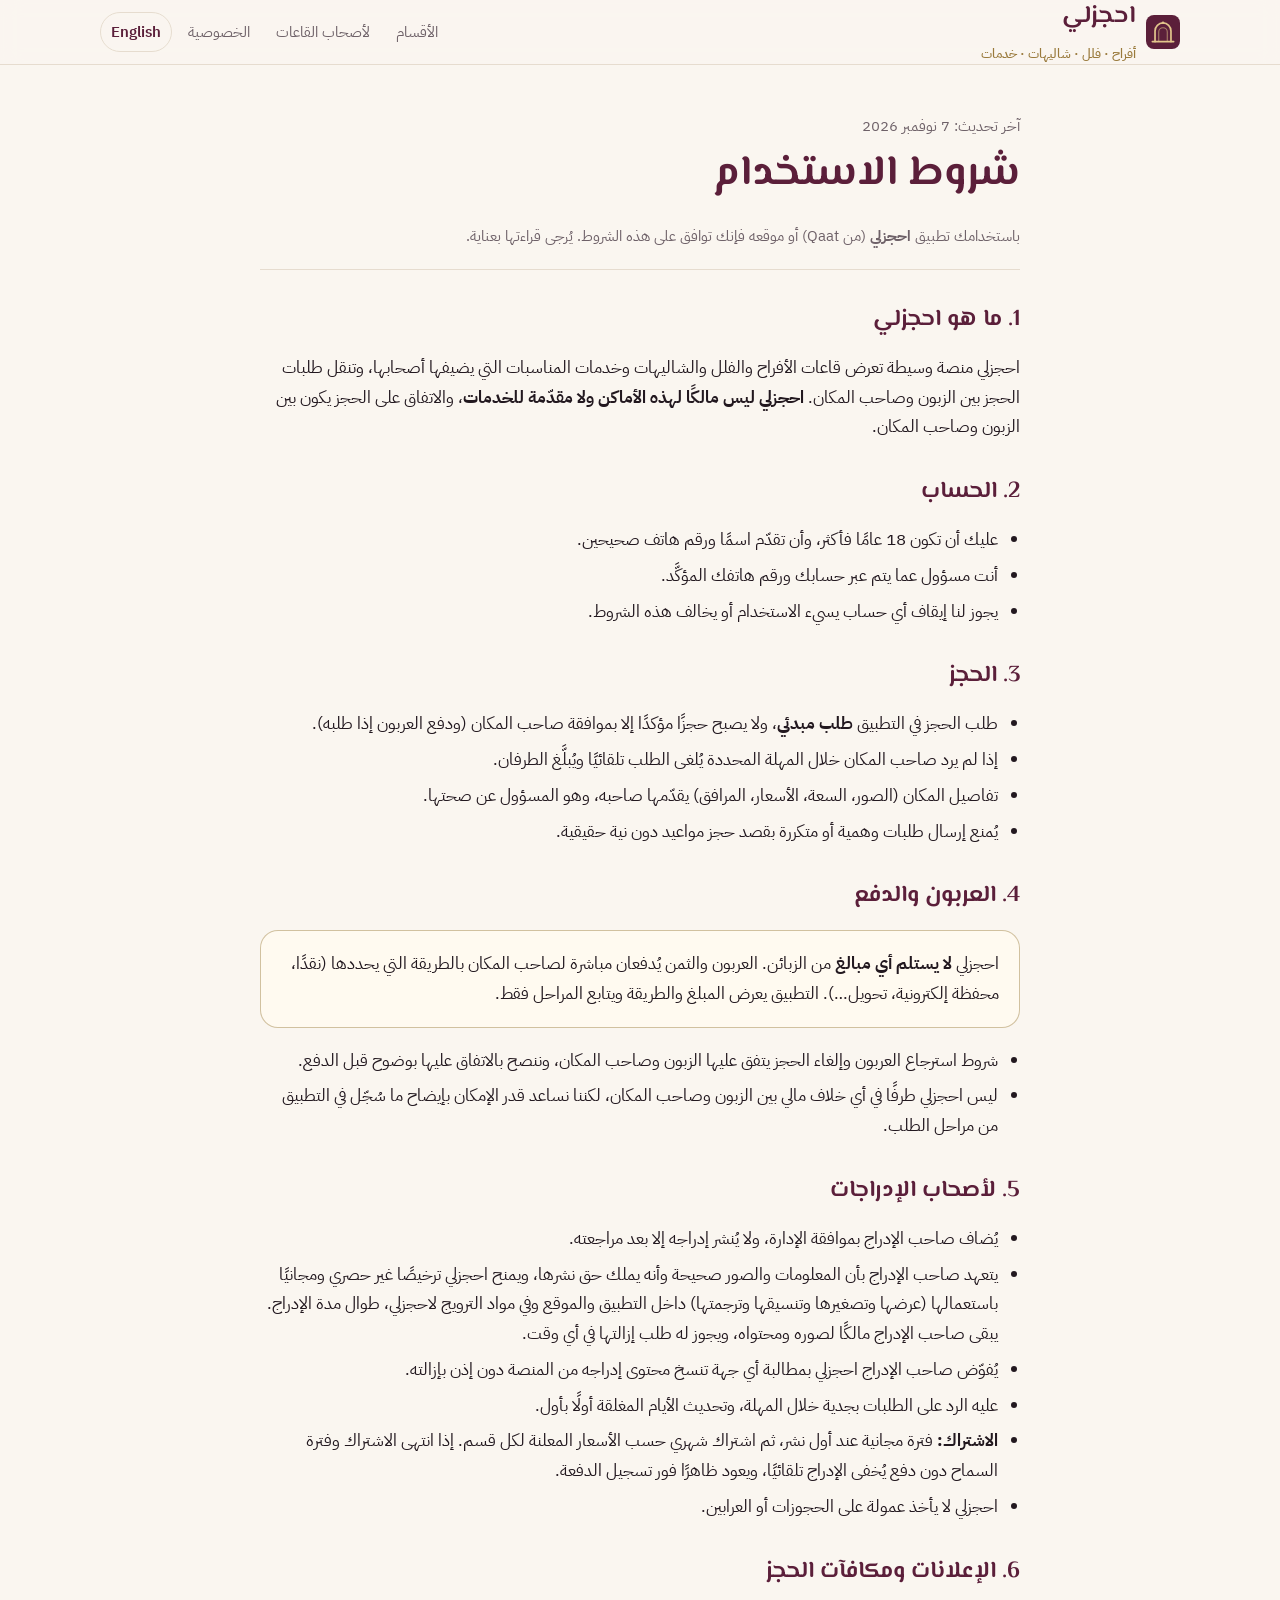
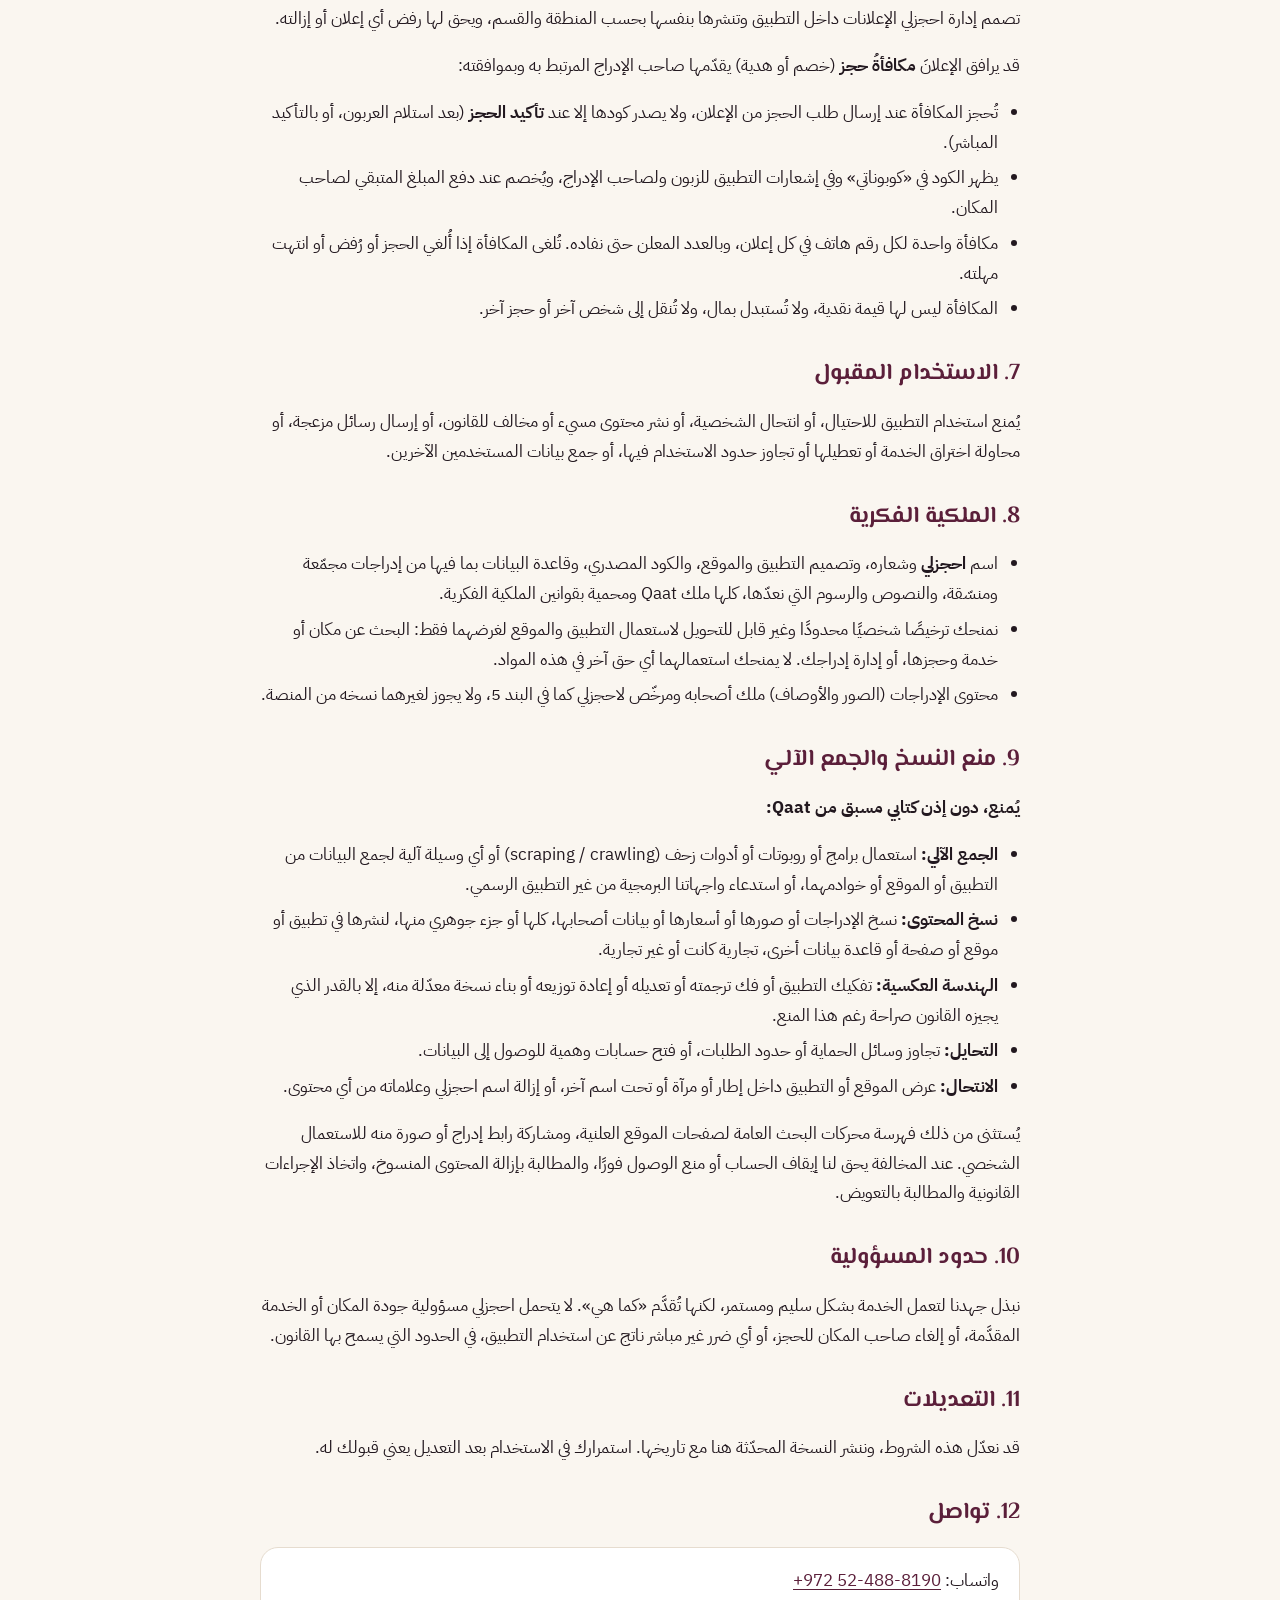
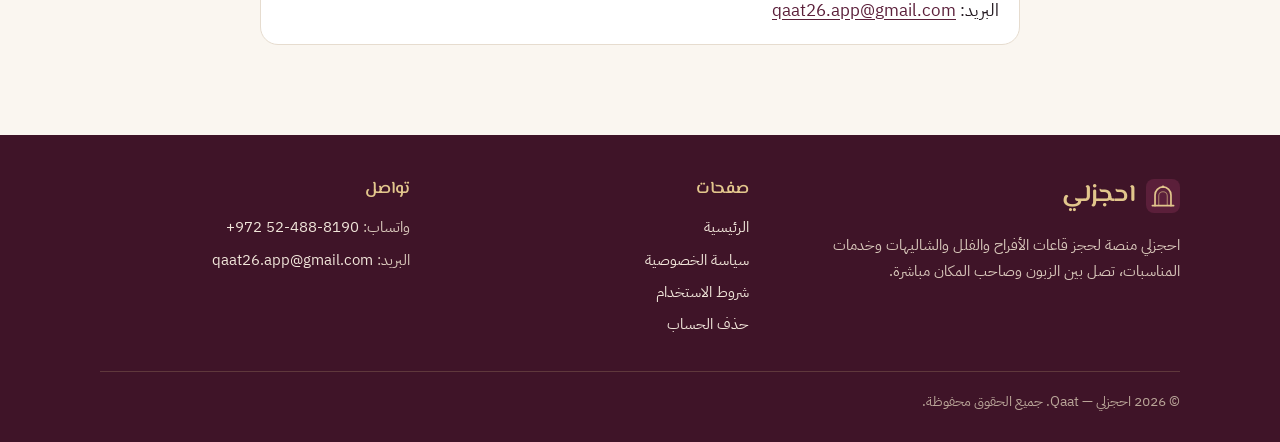
<file: terms.html>
<!doctype html>
<html lang="ar" dir="rtl">
<head>
<meta charset="utf-8">
<meta name="viewport" content="width=device-width, initial-scale=1">
<title>شروط الاستخدام — احجزلي</title>
<meta name="description" content="شروط استخدام تطبيق احجزلي للزبائن وأصحاب القاعات والفلل والخدمات: الحجز، العربون، الاشتراكات، والمسؤوليات.">
<meta name="theme-color" content="#5b1f3a">
<link rel="canonical" href="https://mohamedalw-rgb.github.io/qaat-site/terms.html">
<link rel="alternate" hreflang="ar" href="https://mohamedalw-rgb.github.io/qaat-site/terms.html">
<link rel="alternate" hreflang="en" href="https://mohamedalw-rgb.github.io/qaat-site/en/terms.html">
<meta property="og:title" content="شروط الاستخدام — احجزلي">
<meta property="og:description" content="شروط استخدام تطبيق احجزلي للزبائن وأصحاب القاعات والفلل والخدمات: الحجز، العربون، الاشتراكات، والمسؤوليات.">
<meta property="og:type" content="website">
<link rel="icon" href="assets/logo.svg" type="image/svg+xml">
<link rel="preconnect" href="https://fonts.googleapis.com">
<link rel="preconnect" href="https://fonts.gstatic.com" crossorigin>
<link href="https://fonts.googleapis.com/css2?family=El+Messiri:wght@500;600;700&family=IBM+Plex+Sans+Arabic:wght@400;500;600&display=swap" rel="stylesheet">
<link rel="stylesheet" href="assets/style.css">
</head>
<body>
<a class="sr-skip" href="#main">تخطَّ إلى المحتوى</a>
<header class="top">
  <div class="wrap">
    <a class="brand" href="index.html" aria-label="احجزلي">
      <svg xmlns="http://www.w3.org/2000/svg" viewBox="0 0 64 64"><rect width="64" height="64" rx="15" fill="#5b1f3a"/><path d="M17 50V30a15 15 0 0 1 30 0v20" fill="none" stroke="#e2c68c" stroke-width="3.2" stroke-linecap="round"/><path d="M24 50V32a8 8 0 0 1 16 0v18" fill="none" stroke="#e2c68c" stroke-width="2" stroke-linecap="round" opacity=".6"/><path d="M12 50h40" stroke="#e2c68c" stroke-width="3.2" stroke-linecap="round"/><circle cx="32" cy="14.5" r="2.4" fill="#e2c68c"/></svg>
      <span><b>احجزلي</b><br><small>أفراح · فلل · شاليهات · خدمات</small></span>
    </a>
    <nav class="nav"><a class="hide-sm" href="index.html#sections">الأقسام</a><a class="hide-sm" href="index.html#owners">لأصحاب القاعات</a><a class="hide-sm" href="privacy.html">الخصوصية</a><a class="lang" href="en/terms.html" hreflang="en" lang="en">English</a></nav>
  </div>
</header>
<main id="main">
<article class="narrow doc">
  <header>
    <p>آخر تحديث: 7 نوفمبر 2026</p>
    <h1>شروط الاستخدام</h1>
    <p>باستخدامك تطبيق <b>احجزلي</b> (من Qaat) أو موقعه فإنك توافق على هذه الشروط. يُرجى قراءتها بعناية.</p>
  </header>

  <h2>1. ما هو احجزلي</h2>
  <p>احجزلي منصة وسيطة تعرض قاعات الأفراح والفلل والشاليهات وخدمات المناسبات التي يضيفها أصحابها، وتنقل طلبات الحجز بين الزبون وصاحب المكان. <b>احجزلي ليس مالكًا لهذه الأماكن ولا مقدّمة للخدمات</b>، والاتفاق على الحجز يكون بين الزبون وصاحب المكان.</p>

  <h2>2. الحساب</h2>
  <ul>
    <li>عليك أن تكون 18 عامًا فأكثر، وأن تقدّم اسمًا ورقم هاتف صحيحين.</li>
    <li>أنت مسؤول عما يتم عبر حسابك ورقم هاتفك المؤكَّد.</li>
    <li>يجوز لنا إيقاف أي حساب يسيء الاستخدام أو يخالف هذه الشروط.</li>
  </ul>

  <h2>3. الحجز</h2>
  <ul>
    <li>طلب الحجز في التطبيق <b>طلب مبدئي</b>، ولا يصبح حجزًا مؤكدًا إلا بموافقة صاحب المكان (ودفع العربون إذا طلبه).</li>
    <li>إذا لم يرد صاحب المكان خلال المهلة المحددة يُلغى الطلب تلقائيًا ويُبلَّغ الطرفان.</li>
    <li>تفاصيل المكان (الصور، السعة، الأسعار، المرافق) يقدّمها صاحبه، وهو المسؤول عن صحتها.</li>
    <li>يُمنع إرسال طلبات وهمية أو متكررة بقصد حجز مواعيد دون نية حقيقية.</li>
  </ul>

  <h2>4. العربون والدفع</h2>
  <div class="box gold">احجزلي <b>لا يستلم أي مبالغ</b> من الزبائن. العربون والثمن يُدفعان مباشرة لصاحب المكان بالطريقة التي يحددها (نقدًا، محفظة إلكترونية، تحويل…). التطبيق يعرض المبلغ والطريقة ويتابع المراحل فقط.</div>
  <ul>
    <li>شروط استرجاع العربون وإلغاء الحجز يتفق عليها الزبون وصاحب المكان، وننصح بالاتفاق عليها بوضوح قبل الدفع.</li>
    <li>ليس احجزلي طرفًا في أي خلاف مالي بين الزبون وصاحب المكان، لكننا نساعد قدر الإمكان بإيضاح ما سُجّل في التطبيق من مراحل الطلب.</li>
  </ul>

  <h2>5. لأصحاب الإدراجات</h2>
  <ul>
    <li>يُضاف صاحب الإدراج بموافقة الإدارة، ولا يُنشر إدراجه إلا بعد مراجعته.</li>
    <li>يتعهد صاحب الإدراج بأن المعلومات والصور صحيحة وأنه يملك حق نشرها، ويمنح احجزلي ترخيصًا غير حصري ومجانيًا باستعمالها (عرضها وتصغيرها وتنسيقها وترجمتها) داخل التطبيق والموقع وفي مواد الترويج لاحجزلي، طوال مدة الإدراج. يبقى صاحب الإدراج مالكًا لصوره ومحتواه، ويجوز له طلب إزالتها في أي وقت.</li>
    <li>يُفوّض صاحب الإدراج احجزلي بمطالبة أي جهة تنسخ محتوى إدراجه من المنصة دون إذن بإزالته.</li>
    <li>عليه الرد على الطلبات بجدية خلال المهلة، وتحديث الأيام المغلقة أولًا بأول.</li>
    <li><b>الاشتراك:</b> فترة مجانية عند أول نشر، ثم اشتراك شهري حسب الأسعار المعلنة لكل قسم. إذا انتهى الاشتراك وفترة السماح دون دفع يُخفى الإدراج تلقائيًا، ويعود ظاهرًا فور تسجيل الدفعة.</li>
    <li>احجزلي لا يأخذ عمولة على الحجوزات أو العرابين.</li>
  </ul>

  <h2>6. الإعلانات ومكافآت الحجز</h2>
  <p>تصمم إدارة احجزلي الإعلانات داخل التطبيق وتنشرها بنفسها بحسب المنطقة والقسم، ويحق لها رفض أي إعلان أو إزالته.</p>
  <p>قد يرافق الإعلانَ <b>مكافأةُ حجز</b> (خصم أو هدية) يقدّمها صاحب الإدراج المرتبط به وبموافقته:</p>
  <ul>
    <li>تُحجز المكافأة عند إرسال طلب الحجز من الإعلان، ولا يصدر كودها إلا عند <b>تأكيد الحجز</b> (بعد استلام العربون، أو بالتأكيد المباشر).</li>
    <li>يظهر الكود في «كوبوناتي» وفي إشعارات التطبيق للزبون ولصاحب الإدراج، ويُخصم عند دفع المبلغ المتبقي لصاحب المكان.</li>
    <li>مكافأة واحدة لكل رقم هاتف في كل إعلان، وبالعدد المعلن حتى نفاده. تُلغى المكافأة إذا أُلغي الحجز أو رُفض أو انتهت مهلته.</li>
    <li>المكافأة ليس لها قيمة نقدية، ولا تُستبدل بمال، ولا تُنقل إلى شخص آخر أو حجز آخر.</li>
  </ul>

  <h2>7. الاستخدام المقبول</h2>
  <p>يُمنع استخدام التطبيق للاحتيال، أو انتحال الشخصية، أو نشر محتوى مسيء أو مخالف للقانون، أو إرسال رسائل مزعجة، أو محاولة اختراق الخدمة أو تعطيلها أو تجاوز حدود الاستخدام فيها، أو جمع بيانات المستخدمين الآخرين.</p>

  <h2>8. الملكية الفكرية</h2>
  <ul>
    <li>اسم <b>احجزلي</b> وشعاره، وتصميم التطبيق والموقع، والكود المصدري، وقاعدة البيانات بما فيها من إدراجات مجمّعة ومنسّقة، والنصوص والرسوم التي نعدّها، كلها ملك Qaat ومحمية بقوانين الملكية الفكرية.</li>
    <li>نمنحك ترخيصًا شخصيًا محدودًا وغير قابل للتحويل لاستعمال التطبيق والموقع لغرضهما فقط: البحث عن مكان أو خدمة وحجزها، أو إدارة إدراجك. لا يمنحك استعمالهما أي حق آخر في هذه المواد.</li>
    <li>محتوى الإدراجات (الصور والأوصاف) ملك أصحابه ومرخّص لاحجزلي كما في البند 5، ولا يجوز لغيرهما نسخه من المنصة.</li>
  </ul>

  <h2>9. منع النسخ والجمع الآلي</h2>
  <p><b>يُمنع، دون إذن كتابي مسبق من Qaat:</b></p>
  <ul>
    <li><b>الجمع الآلي:</b> استعمال برامج أو روبوتات أو أدوات زحف (scraping / crawling) أو أي وسيلة آلية لجمع البيانات من التطبيق أو الموقع أو خوادمهما، أو استدعاء واجهاتنا البرمجية من غير التطبيق الرسمي.</li>
    <li><b>نسخ المحتوى:</b> نسخ الإدراجات أو صورها أو أسعارها أو بيانات أصحابها، كلها أو جزء جوهري منها، لنشرها في تطبيق أو موقع أو صفحة أو قاعدة بيانات أخرى، تجارية كانت أو غير تجارية.</li>
    <li><b>الهندسة العكسية:</b> تفكيك التطبيق أو فك ترجمته أو تعديله أو إعادة توزيعه أو بناء نسخة معدّلة منه، إلا بالقدر الذي يجيزه القانون صراحة رغم هذا المنع.</li>
    <li><b>التحايل:</b> تجاوز وسائل الحماية أو حدود الطلبات، أو فتح حسابات وهمية للوصول إلى البيانات.</li>
    <li><b>الانتحال:</b> عرض الموقع أو التطبيق داخل إطار أو مرآة أو تحت اسم آخر، أو إزالة اسم احجزلي وعلاماته من أي محتوى.</li>
  </ul>
  <p>يُستثنى من ذلك فهرسة محركات البحث العامة لصفحات الموقع العلنية، ومشاركة رابط إدراج أو صورة منه للاستعمال الشخصي. عند المخالفة يحق لنا إيقاف الحساب أو منع الوصول فورًا، والمطالبة بإزالة المحتوى المنسوخ، واتخاذ الإجراءات القانونية والمطالبة بالتعويض.</p>

  <h2>10. حدود المسؤولية</h2>
  <p>نبذل جهدنا لتعمل الخدمة بشكل سليم ومستمر، لكنها تُقدَّم «كما هي». لا يتحمل احجزلي مسؤولية جودة المكان أو الخدمة المقدَّمة، أو إلغاء صاحب المكان للحجز، أو أي ضرر غير مباشر ناتج عن استخدام التطبيق، في الحدود التي يسمح بها القانون.</p>

  <h2>11. التعديلات</h2>
  <p>قد نعدّل هذه الشروط، وننشر النسخة المحدّثة هنا مع تاريخها. استمرارك في الاستخدام بعد التعديل يعني قبولك له.</p>

  <h2>12. تواصل</h2>
  <div class="box">
    واتساب: <a class="ltr" href="https://wa.me/972524888190">+972 52-488-8190</a><br>
    البريد: <a class="ltr" href="mailto:qaat26.app@gmail.com">qaat26.app@gmail.com</a>
  </div>
</article>

</main>
<footer class="foot">
  <div class="wrap">
    <div>
      <a class="brand" href="index.html"><svg xmlns="http://www.w3.org/2000/svg" viewBox="0 0 64 64"><rect width="64" height="64" rx="15" fill="#5b1f3a"/><path d="M17 50V30a15 15 0 0 1 30 0v20" fill="none" stroke="#e2c68c" stroke-width="3.2" stroke-linecap="round"/><path d="M24 50V32a8 8 0 0 1 16 0v18" fill="none" stroke="#e2c68c" stroke-width="2" stroke-linecap="round" opacity=".6"/><path d="M12 50h40" stroke="#e2c68c" stroke-width="3.2" stroke-linecap="round"/><circle cx="32" cy="14.5" r="2.4" fill="#e2c68c"/></svg><b>احجزلي</b></a>
      <p>احجزلي منصة لحجز قاعات الأفراح والفلل والشاليهات وخدمات المناسبات، تصل بين الزبون وصاحب المكان مباشرة.</p>
    </div>
    <div><h4>صفحات</h4><ul><li><a href="index.html">الرئيسية</a></li><li><a href="privacy.html">سياسة الخصوصية</a></li><li><a href="terms.html">شروط الاستخدام</a></li><li><a href="delete-account.html">حذف الحساب</a></li></ul></div>
    <div><h4>تواصل</h4><ul>
      <li>واتساب: <a class="ltr" href="https://wa.me/972524888190">+972 52-488-8190</a></li>
      <li>البريد: <a class="ltr" href="mailto:qaat26.app@gmail.com">qaat26.app@gmail.com</a></li>
    </ul></div>
    <div class="legal">© 2026 احجزلي — Qaat. جميع الحقوق محفوظة.</div>
  </div>
</footer>
</body>
</html>
</file>
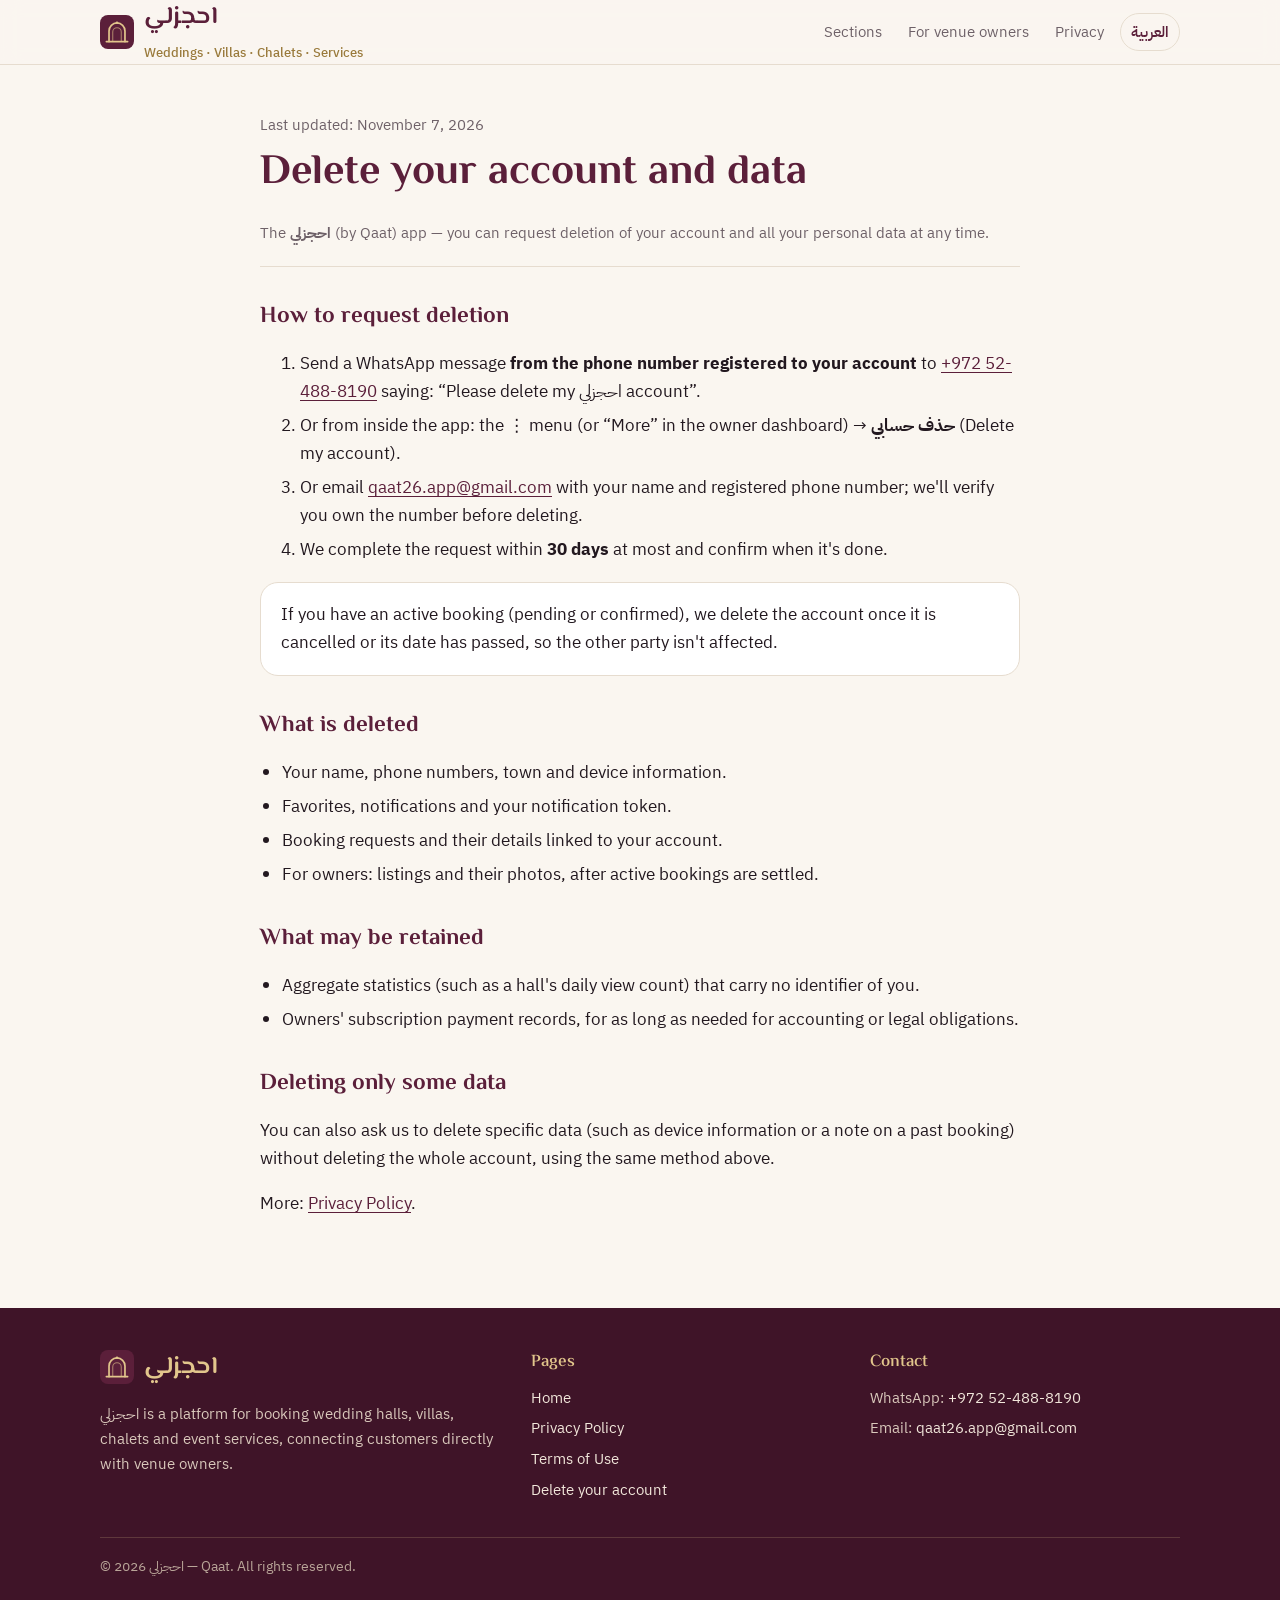
<file: en/delete-account.html>
<!doctype html>
<html lang="en" dir="ltr">
<head>
<meta charset="utf-8">
<meta name="viewport" content="width=device-width, initial-scale=1">
<title>Delete your account and data — احجزلي</title>
<meta name="description" content="How to request deletion of your احجزلي account and associated data, what is deleted and what may be retained.">
<meta name="theme-color" content="#5b1f3a">
<link rel="canonical" href="https://mohamedalw-rgb.github.io/qaat-site/en/delete-account.html">
<link rel="alternate" hreflang="ar" href="https://mohamedalw-rgb.github.io/qaat-site/delete-account.html">
<link rel="alternate" hreflang="en" href="https://mohamedalw-rgb.github.io/qaat-site/en/delete-account.html">
<meta property="og:title" content="Delete your account and data — احجزلي">
<meta property="og:description" content="How to request deletion of your احجزلي account and associated data, what is deleted and what may be retained.">
<meta property="og:type" content="website">
<link rel="icon" href="../assets/logo.svg" type="image/svg+xml">
<link rel="preconnect" href="https://fonts.googleapis.com">
<link rel="preconnect" href="https://fonts.gstatic.com" crossorigin>
<link href="https://fonts.googleapis.com/css2?family=El+Messiri:wght@500;600;700&family=IBM+Plex+Sans+Arabic:wght@400;500;600&display=swap" rel="stylesheet">
<link rel="stylesheet" href="../assets/style.css">
</head>
<body>
<a class="sr-skip" href="#main">Skip to content</a>
<header class="top">
  <div class="wrap">
    <a class="brand" href="index.html" aria-label="احجزلي">
      <svg xmlns="http://www.w3.org/2000/svg" viewBox="0 0 64 64"><rect width="64" height="64" rx="15" fill="#5b1f3a"/><path d="M17 50V30a15 15 0 0 1 30 0v20" fill="none" stroke="#e2c68c" stroke-width="3.2" stroke-linecap="round"/><path d="M24 50V32a8 8 0 0 1 16 0v18" fill="none" stroke="#e2c68c" stroke-width="2" stroke-linecap="round" opacity=".6"/><path d="M12 50h40" stroke="#e2c68c" stroke-width="3.2" stroke-linecap="round"/><circle cx="32" cy="14.5" r="2.4" fill="#e2c68c"/></svg>
      <span><b>احجزلي</b><br><small>Weddings · Villas · Chalets · Services</small></span>
    </a>
    <nav class="nav"><a class="hide-sm" href="index.html#sections">Sections</a><a class="hide-sm" href="index.html#owners">For venue owners</a><a class="hide-sm" href="privacy.html">Privacy</a><a class="lang" href="../delete-account.html" hreflang="ar" lang="ar">العربية</a></nav>
  </div>
</header>
<main id="main">
<article class="narrow doc">
  <header>
    <p>Last updated: November 7, 2026</p>
    <h1>Delete your account and data</h1>
    <p>The <b>احجزلي</b> (by Qaat) app — you can request deletion of your account and all your personal data at any time.</p>
  </header>

  <h2>How to request deletion</h2>
  <ol>
    <li>Send a WhatsApp message <b>from the phone number registered to your account</b> to <a href="https://wa.me/972524888190?text=Please%20delete%20my%20account">+972 52-488-8190</a> saying: “Please delete my احجزلي account”.</li>
    <li>Or from inside the app: the ⋮ menu (or “More” in the owner dashboard) → <b>حذف حسابي</b> (Delete my account).</li>
    <li>Or email <a href="mailto:qaat26.app@gmail.com?subject=Delete%20my%20account">qaat26.app@gmail.com</a> with your name and registered phone number; we'll verify you own the number before deleting.</li>
    <li>We complete the request within <b>30 days</b> at most and confirm when it's done.</li>
  </ol>
  <div class="box">If you have an active booking (pending or confirmed), we delete the account once it is cancelled or its date has passed, so the other party isn't affected.</div>

  <h2>What is deleted</h2>
  <ul>
    <li>Your name, phone numbers, town and device information.</li>
    <li>Favorites, notifications and your notification token.</li>
    <li>Booking requests and their details linked to your account.</li>
    <li>For owners: listings and their photos, after active bookings are settled.</li>
  </ul>

  <h2>What may be retained</h2>
  <ul>
    <li>Aggregate statistics (such as a hall's daily view count) that carry no identifier of you.</li>
    <li>Owners' subscription payment records, for as long as needed for accounting or legal obligations.</li>
  </ul>

  <h2>Deleting only some data</h2>
  <p>You can also ask us to delete specific data (such as device information or a note on a past booking) without deleting the whole account, using the same method above.</p>

  <p>More: <a href="privacy.html">Privacy Policy</a>.</p>
</article>

</main>
<footer class="foot">
  <div class="wrap">
    <div>
      <a class="brand" href="index.html"><svg xmlns="http://www.w3.org/2000/svg" viewBox="0 0 64 64"><rect width="64" height="64" rx="15" fill="#5b1f3a"/><path d="M17 50V30a15 15 0 0 1 30 0v20" fill="none" stroke="#e2c68c" stroke-width="3.2" stroke-linecap="round"/><path d="M24 50V32a8 8 0 0 1 16 0v18" fill="none" stroke="#e2c68c" stroke-width="2" stroke-linecap="round" opacity=".6"/><path d="M12 50h40" stroke="#e2c68c" stroke-width="3.2" stroke-linecap="round"/><circle cx="32" cy="14.5" r="2.4" fill="#e2c68c"/></svg><b>احجزلي</b></a>
      <p>احجزلي is a platform for booking wedding halls, villas, chalets and event services, connecting customers directly with venue owners.</p>
    </div>
    <div><h4>Pages</h4><ul><li><a href="index.html">Home</a></li><li><a href="privacy.html">Privacy Policy</a></li><li><a href="terms.html">Terms of Use</a></li><li><a href="delete-account.html">Delete your account</a></li></ul></div>
    <div><h4>Contact</h4><ul>
      <li>WhatsApp: <a class="ltr" href="https://wa.me/972524888190">+972 52-488-8190</a></li>
      <li>Email: <a class="ltr" href="mailto:qaat26.app@gmail.com">qaat26.app@gmail.com</a></li>
    </ul></div>
    <div class="legal">© 2026 احجزلي — Qaat. All rights reserved.</div>
  </div>
</footer>
</body>
</html>
</file>
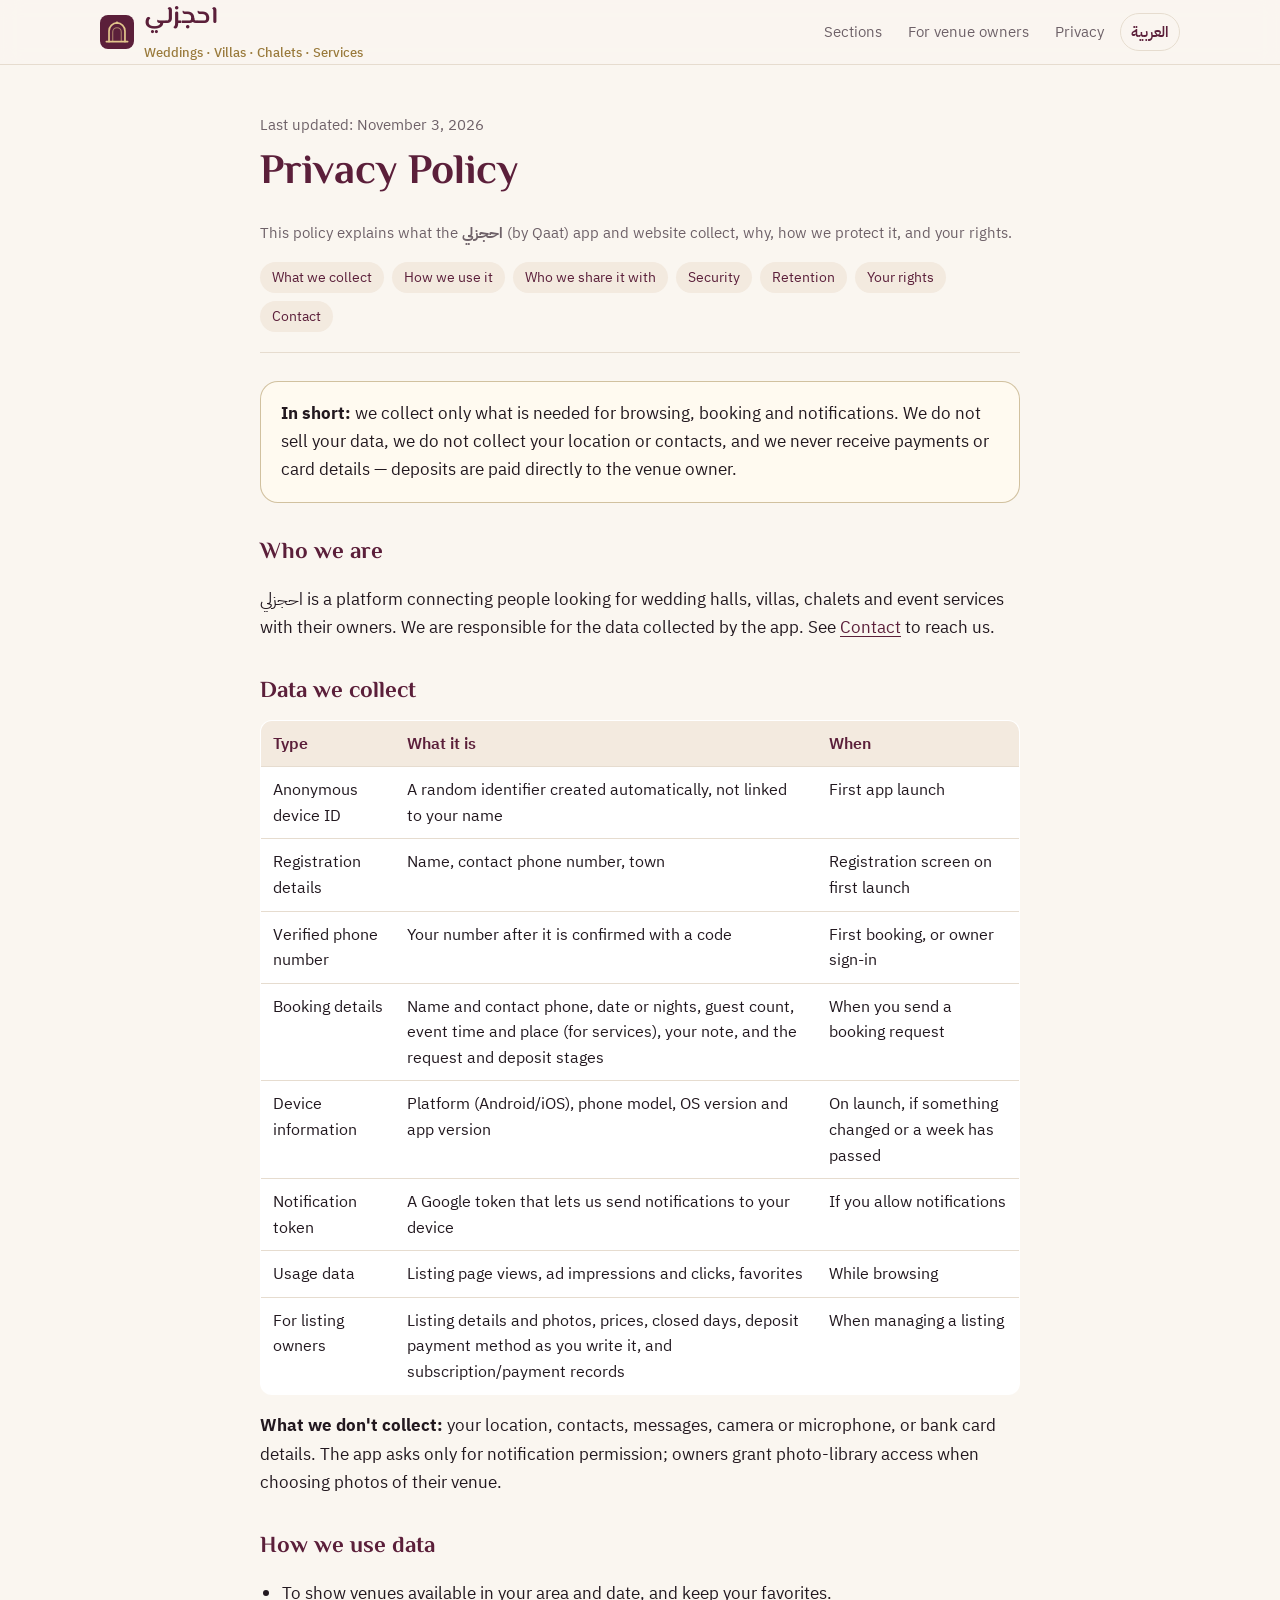
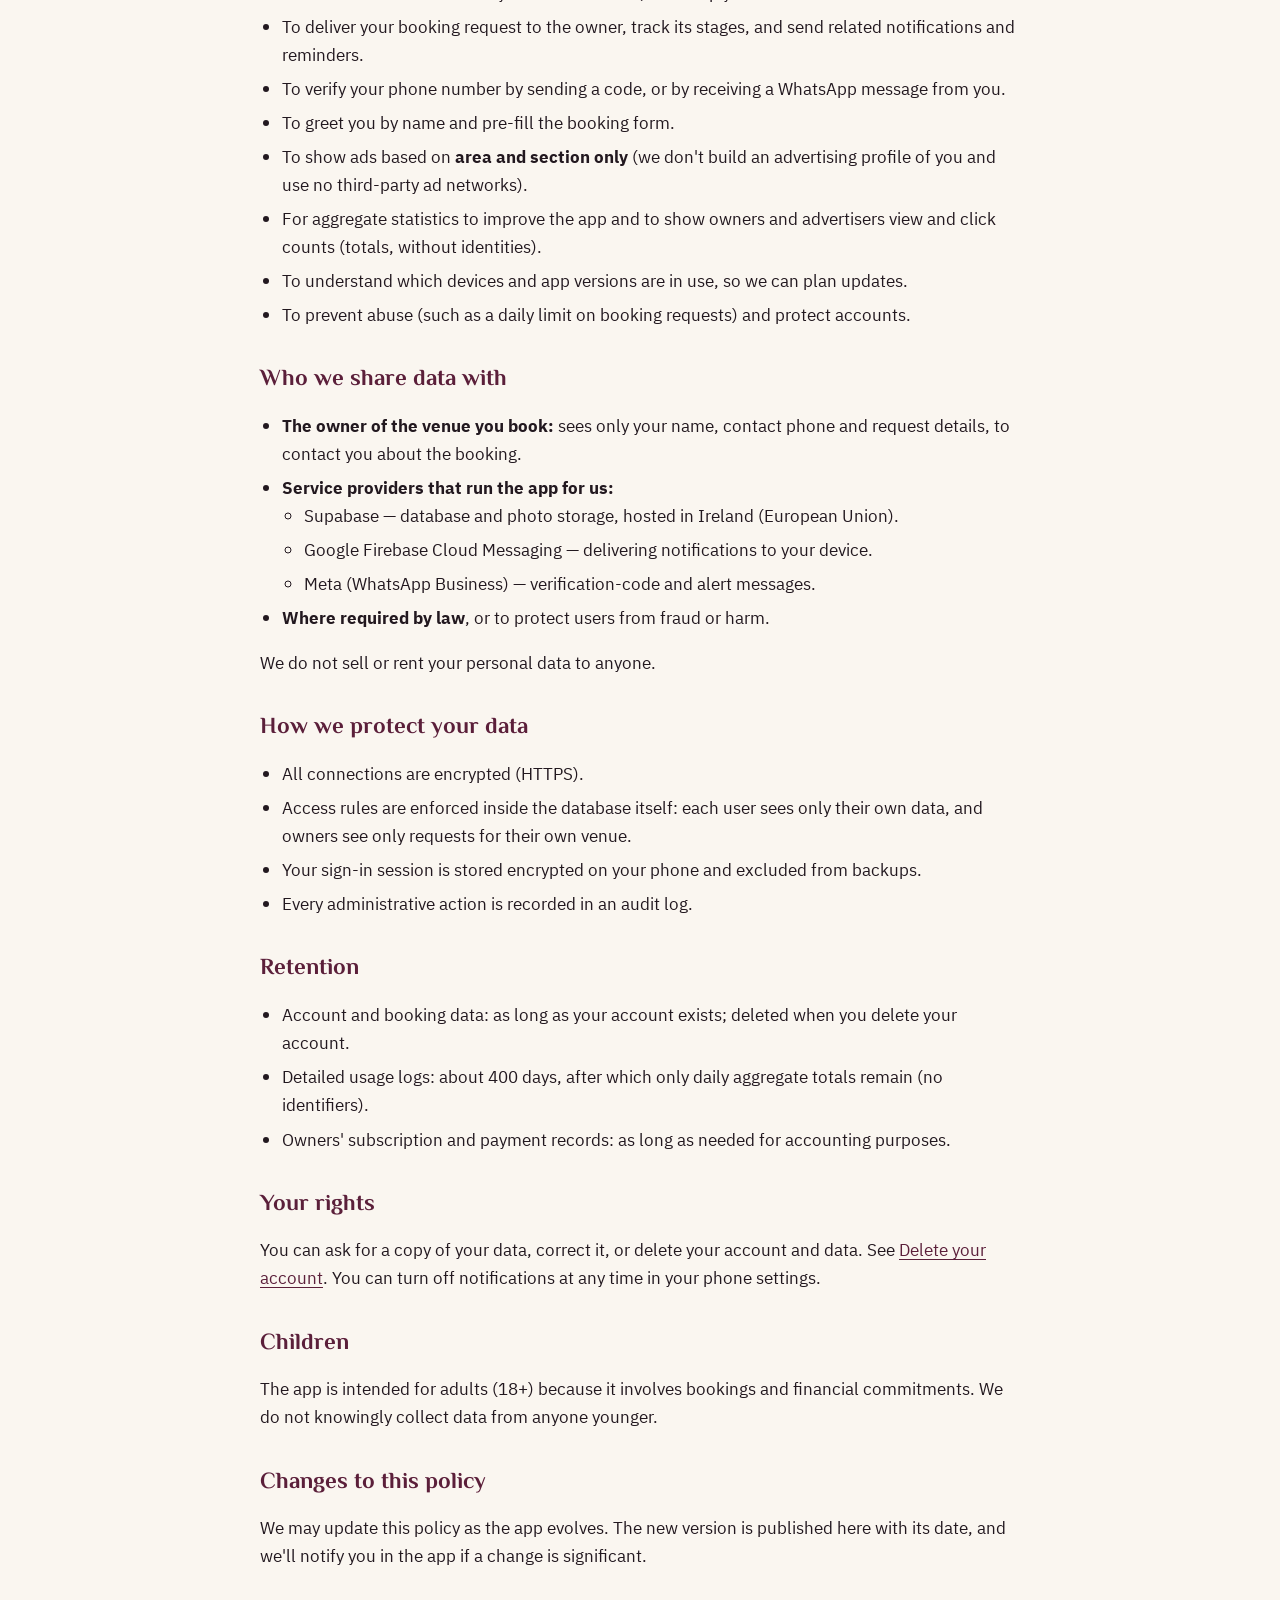
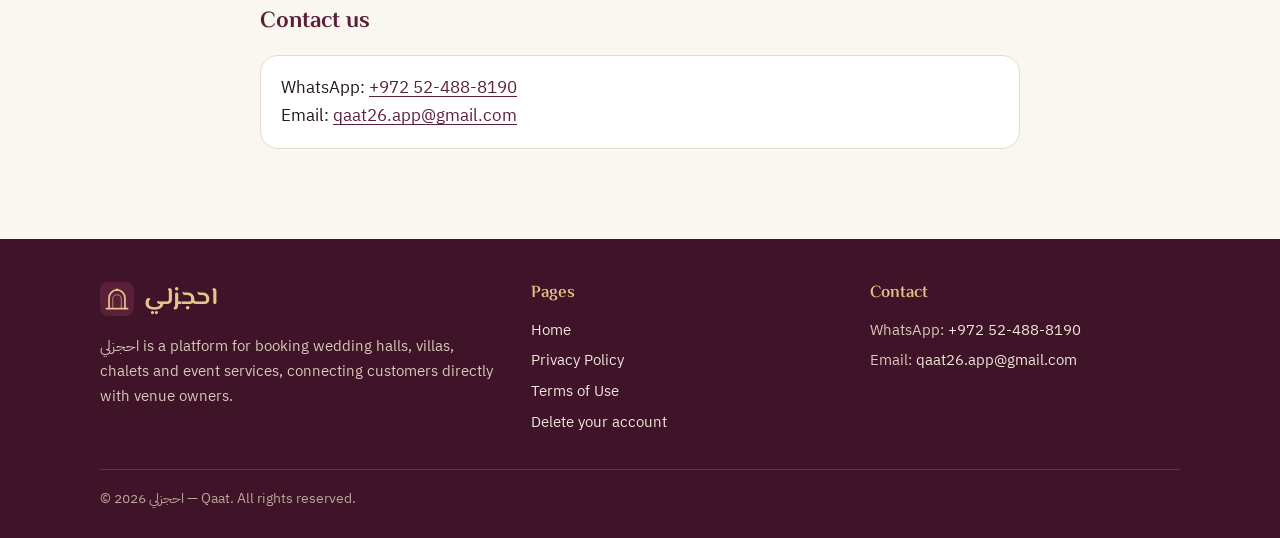
<file: en/privacy.html>
<!doctype html>
<html lang="en" dir="ltr">
<head>
<meta charset="utf-8">
<meta name="viewport" content="width=device-width, initial-scale=1">
<title>Privacy Policy — احجزلي</title>
<meta name="description" content="How the احجزلي app collects, uses, protects and shares your data, and how to delete your account.">
<meta name="theme-color" content="#5b1f3a">
<link rel="canonical" href="https://mohamedalw-rgb.github.io/qaat-site/en/privacy.html">
<link rel="alternate" hreflang="ar" href="https://mohamedalw-rgb.github.io/qaat-site/privacy.html">
<link rel="alternate" hreflang="en" href="https://mohamedalw-rgb.github.io/qaat-site/en/privacy.html">
<meta property="og:title" content="Privacy Policy — احجزلي">
<meta property="og:description" content="How the احجزلي app collects, uses, protects and shares your data, and how to delete your account.">
<meta property="og:type" content="website">
<link rel="icon" href="../assets/logo.svg" type="image/svg+xml">
<link rel="preconnect" href="https://fonts.googleapis.com">
<link rel="preconnect" href="https://fonts.gstatic.com" crossorigin>
<link href="https://fonts.googleapis.com/css2?family=El+Messiri:wght@500;600;700&family=IBM+Plex+Sans+Arabic:wght@400;500;600&display=swap" rel="stylesheet">
<link rel="stylesheet" href="../assets/style.css">
</head>
<body>
<a class="sr-skip" href="#main">Skip to content</a>
<header class="top">
  <div class="wrap">
    <a class="brand" href="index.html" aria-label="احجزلي">
      <svg xmlns="http://www.w3.org/2000/svg" viewBox="0 0 64 64"><rect width="64" height="64" rx="15" fill="#5b1f3a"/><path d="M17 50V30a15 15 0 0 1 30 0v20" fill="none" stroke="#e2c68c" stroke-width="3.2" stroke-linecap="round"/><path d="M24 50V32a8 8 0 0 1 16 0v18" fill="none" stroke="#e2c68c" stroke-width="2" stroke-linecap="round" opacity=".6"/><path d="M12 50h40" stroke="#e2c68c" stroke-width="3.2" stroke-linecap="round"/><circle cx="32" cy="14.5" r="2.4" fill="#e2c68c"/></svg>
      <span><b>احجزلي</b><br><small>Weddings · Villas · Chalets · Services</small></span>
    </a>
    <nav class="nav"><a class="hide-sm" href="index.html#sections">Sections</a><a class="hide-sm" href="index.html#owners">For venue owners</a><a class="hide-sm" href="privacy.html">Privacy</a><a class="lang" href="../privacy.html" hreflang="ar" lang="ar">العربية</a></nav>
  </div>
</header>
<main id="main">
<article class="narrow doc">
  <header>
    <p>Last updated: November 3, 2026</p>
    <h1>Privacy Policy</h1>
    <p>This policy explains what the <b>احجزلي</b> (by Qaat) app and website collect, why, how we protect it, and your rights.</p>
    <nav class="toc" aria-label="Contents">
      <a href="#collect">What we collect</a><a href="#use">How we use it</a><a href="#share">Who we share it with</a>
      <a href="#security">Security</a><a href="#retention">Retention</a><a href="#rights">Your rights</a><a href="#contact">Contact</a>
    </nav>
  </header>

  <div class="box gold"><b>In short:</b> we collect only what is needed for browsing, booking and notifications. We do not sell your data, we do not collect your location or contacts, and we never receive payments or card details — deposits are paid directly to the venue owner.</div>

  <h2 id="who">Who we are</h2>
  <p>احجزلي is a platform connecting people looking for wedding halls, villas, chalets and event services with their owners. We are responsible for the data collected by the app. See <a href="#contact">Contact</a> to reach us.</p>

  <h2 id="collect">Data we collect</h2>
  <div class="table-scroll">
  <table class="data">
    <thead><tr><th>Type</th><th>What it is</th><th>When</th></tr></thead>
    <tbody>
      <tr><td>Anonymous device ID</td><td>A random identifier created automatically, not linked to your name</td><td>First app launch</td></tr>
      <tr><td>Registration details</td><td>Name, contact phone number, town</td><td>Registration screen on first launch</td></tr>
      <tr><td>Verified phone number</td><td>Your number after it is confirmed with a code</td><td>First booking, or owner sign-in</td></tr>
      <tr><td>Booking details</td><td>Name and contact phone, date or nights, guest count, event time and place (for services), your note, and the request and deposit stages</td><td>When you send a booking request</td></tr>
      <tr><td>Device information</td><td>Platform (Android/iOS), phone model, OS version and app version</td><td>On launch, if something changed or a week has passed</td></tr>
      <tr><td>Notification token</td><td>A Google token that lets us send notifications to your device</td><td>If you allow notifications</td></tr>
      <tr><td>Usage data</td><td>Listing page views, ad impressions and clicks, favorites</td><td>While browsing</td></tr>
      <tr><td>For listing owners</td><td>Listing details and photos, prices, closed days, deposit payment method as you write it, and subscription/payment records</td><td>When managing a listing</td></tr>
    </tbody>
  </table>
  </div>
  <p><b>What we don't collect:</b> your location, contacts, messages, camera or microphone, or bank card details. The app asks only for notification permission; owners grant photo-library access when choosing photos of their venue.</p>

  <h2 id="use">How we use data</h2>
  <ul>
    <li>To show venues available in your area and date, and keep your favorites.</li>
    <li>To deliver your booking request to the owner, track its stages, and send related notifications and reminders.</li>
    <li>To verify your phone number by sending a code, or by receiving a WhatsApp message from you.</li>
    <li>To greet you by name and pre-fill the booking form.</li>
    <li>To show ads based on <b>area and section only</b> (we don't build an advertising profile of you and use no third-party ad networks).</li>
    <li>For aggregate statistics to improve the app and to show owners and advertisers view and click counts (totals, without identities).</li>
    <li>To understand which devices and app versions are in use, so we can plan updates.</li>
    <li>To prevent abuse (such as a daily limit on booking requests) and protect accounts.</li>
  </ul>

  <h2 id="share">Who we share data with</h2>
  <ul>
    <li><b>The owner of the venue you book:</b> sees only your name, contact phone and request details, to contact you about the booking.</li>
    <li><b>Service providers that run the app for us:</b>
      <ul>
        <li>Supabase — database and photo storage, hosted in Ireland (European Union).</li>
        <li>Google Firebase Cloud Messaging — delivering notifications to your device.</li>
        <li>Meta (WhatsApp Business) — verification-code and alert messages.</li>
      </ul>
    </li>
    <li><b>Where required by law</b>, or to protect users from fraud or harm.</li>
  </ul>
  <p>We do not sell or rent your personal data to anyone.</p>

  <h2 id="security">How we protect your data</h2>
  <ul>
    <li>All connections are encrypted (HTTPS).</li>
    <li>Access rules are enforced inside the database itself: each user sees only their own data, and owners see only requests for their own venue.</li>
    <li>Your sign-in session is stored encrypted on your phone and excluded from backups.</li>
    <li>Every administrative action is recorded in an audit log.</li>
  </ul>

  <h2 id="retention">Retention</h2>
  <ul>
    <li>Account and booking data: as long as your account exists; deleted when you delete your account.</li>
    <li>Detailed usage logs: about 400 days, after which only daily aggregate totals remain (no identifiers).</li>
    <li>Owners' subscription and payment records: as long as needed for accounting purposes.</li>
  </ul>

  <h2 id="rights">Your rights</h2>
  <p>You can ask for a copy of your data, correct it, or delete your account and data. See <a href="delete-account.html">Delete your account</a>. You can turn off notifications at any time in your phone settings.</p>

  <h2 id="children">Children</h2>
  <p>The app is intended for adults (18+) because it involves bookings and financial commitments. We do not knowingly collect data from anyone younger.</p>

  <h2 id="changes">Changes to this policy</h2>
  <p>We may update this policy as the app evolves. The new version is published here with its date, and we'll notify you in the app if a change is significant.</p>

  <h2 id="contact">Contact us</h2>
  <div class="box">
    WhatsApp: <a href="https://wa.me/972524888190">+972 52-488-8190</a><br>
    Email: <a class="ltr" href="mailto:qaat26.app@gmail.com">qaat26.app@gmail.com</a>
  </div>
</article>

</main>
<footer class="foot">
  <div class="wrap">
    <div>
      <a class="brand" href="index.html"><svg xmlns="http://www.w3.org/2000/svg" viewBox="0 0 64 64"><rect width="64" height="64" rx="15" fill="#5b1f3a"/><path d="M17 50V30a15 15 0 0 1 30 0v20" fill="none" stroke="#e2c68c" stroke-width="3.2" stroke-linecap="round"/><path d="M24 50V32a8 8 0 0 1 16 0v18" fill="none" stroke="#e2c68c" stroke-width="2" stroke-linecap="round" opacity=".6"/><path d="M12 50h40" stroke="#e2c68c" stroke-width="3.2" stroke-linecap="round"/><circle cx="32" cy="14.5" r="2.4" fill="#e2c68c"/></svg><b>احجزلي</b></a>
      <p>احجزلي is a platform for booking wedding halls, villas, chalets and event services, connecting customers directly with venue owners.</p>
    </div>
    <div><h4>Pages</h4><ul><li><a href="index.html">Home</a></li><li><a href="privacy.html">Privacy Policy</a></li><li><a href="terms.html">Terms of Use</a></li><li><a href="delete-account.html">Delete your account</a></li></ul></div>
    <div><h4>Contact</h4><ul>
      <li>WhatsApp: <a class="ltr" href="https://wa.me/972524888190">+972 52-488-8190</a></li>
      <li>Email: <a class="ltr" href="mailto:qaat26.app@gmail.com">qaat26.app@gmail.com</a></li>
    </ul></div>
    <div class="legal">© 2026 احجزلي — Qaat. All rights reserved.</div>
  </div>
</footer>
</body>
</html>
</file>
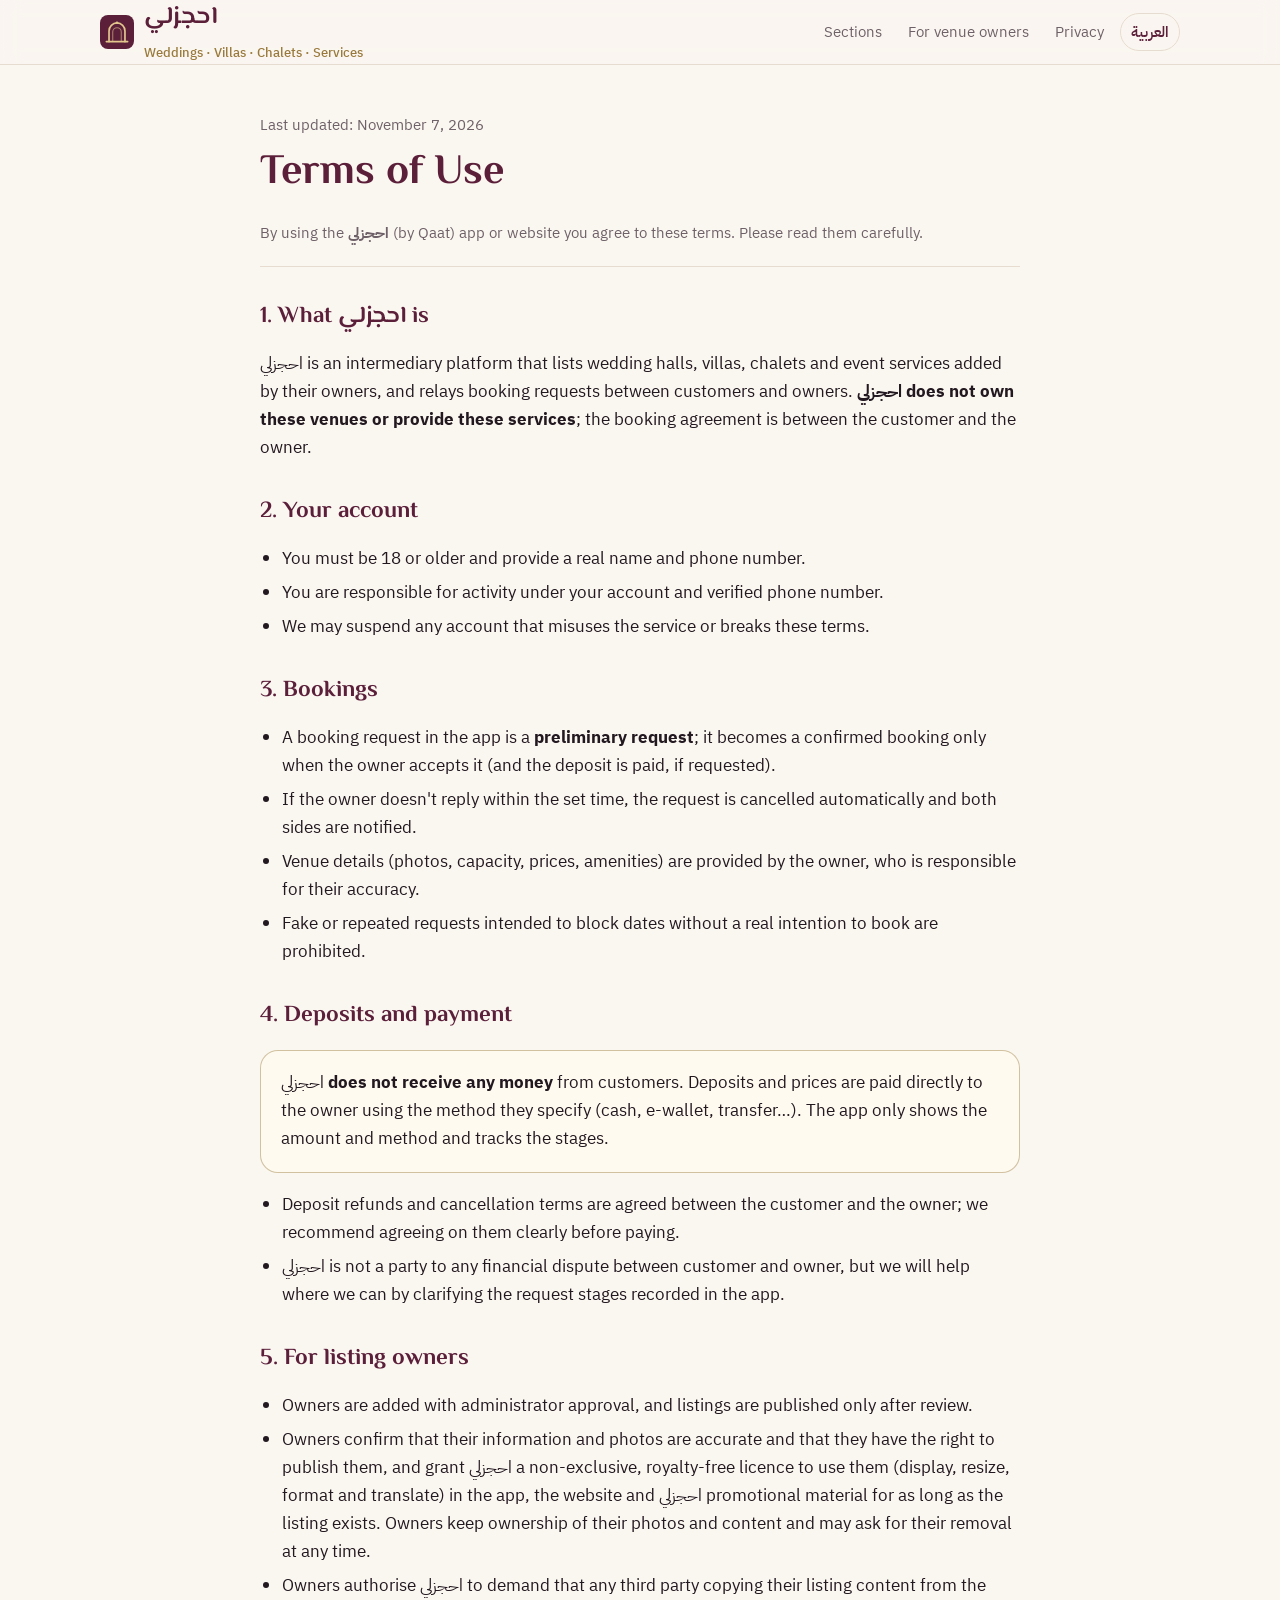
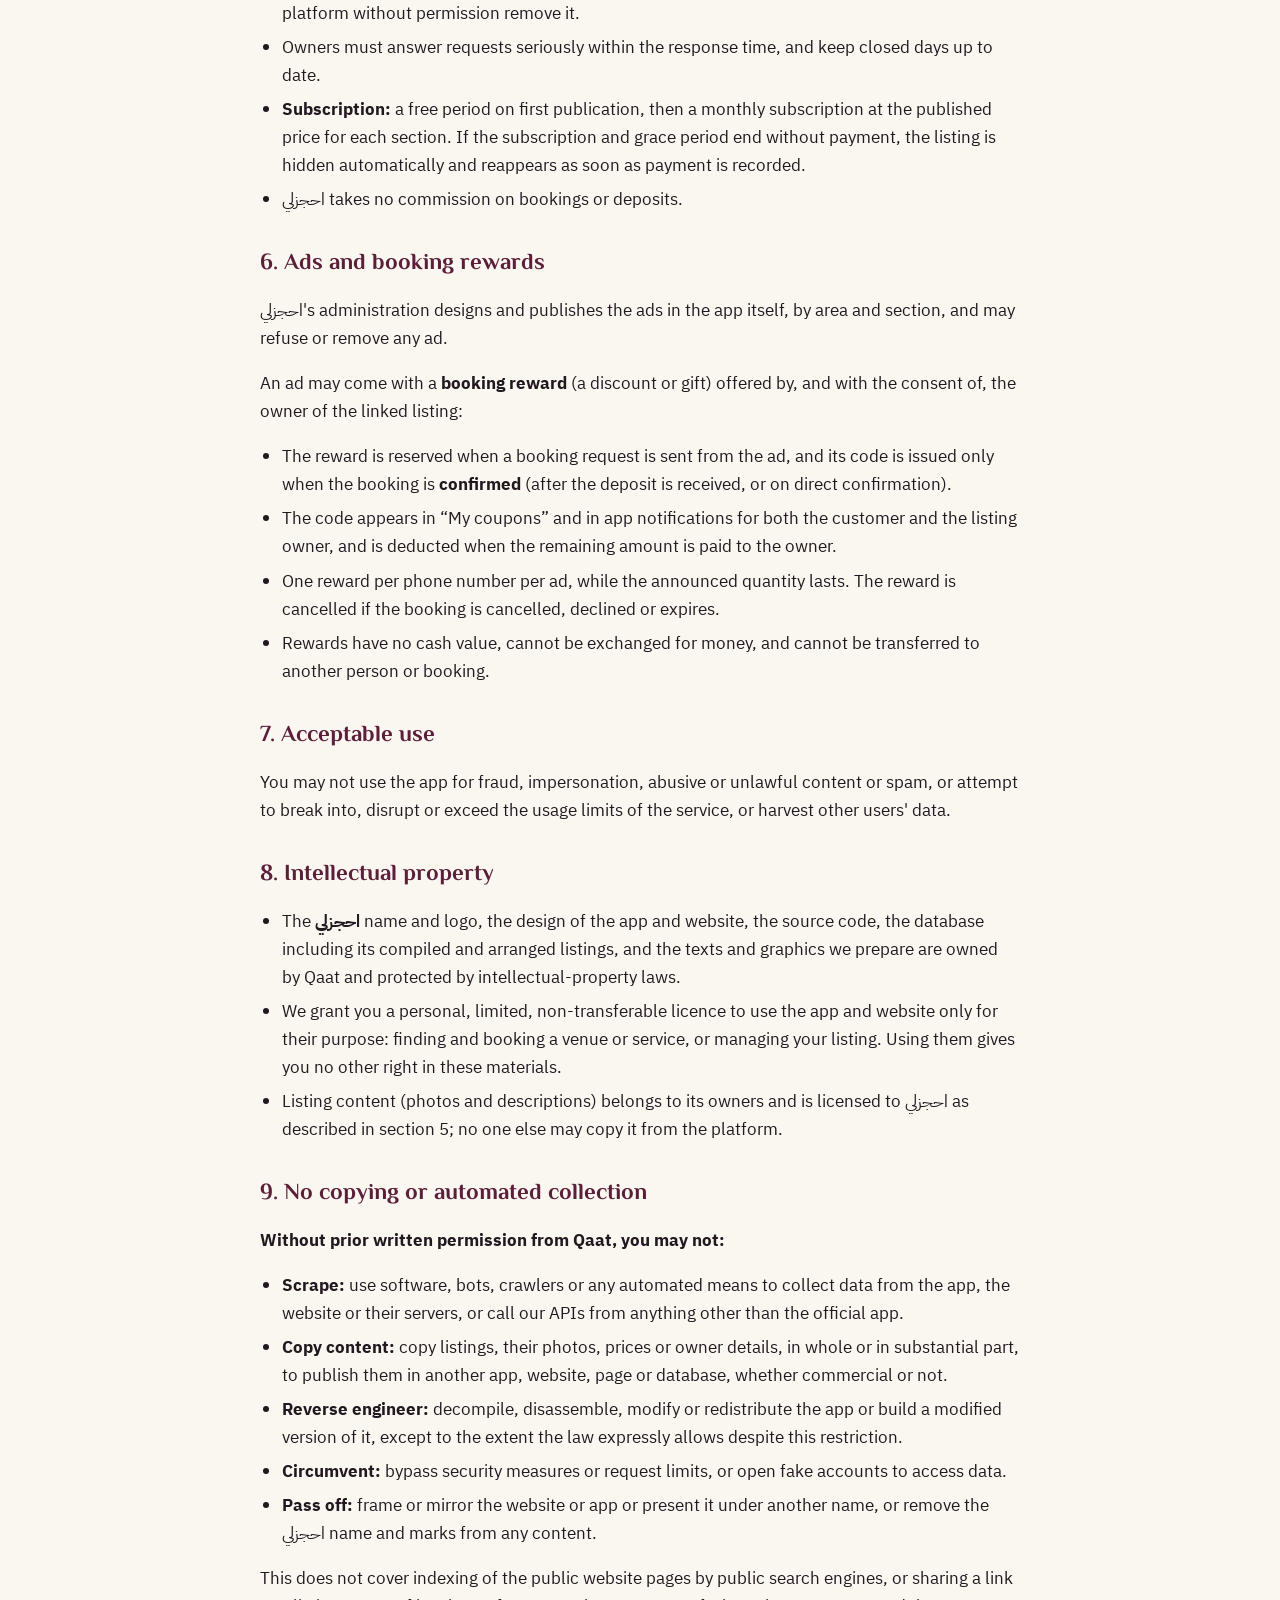
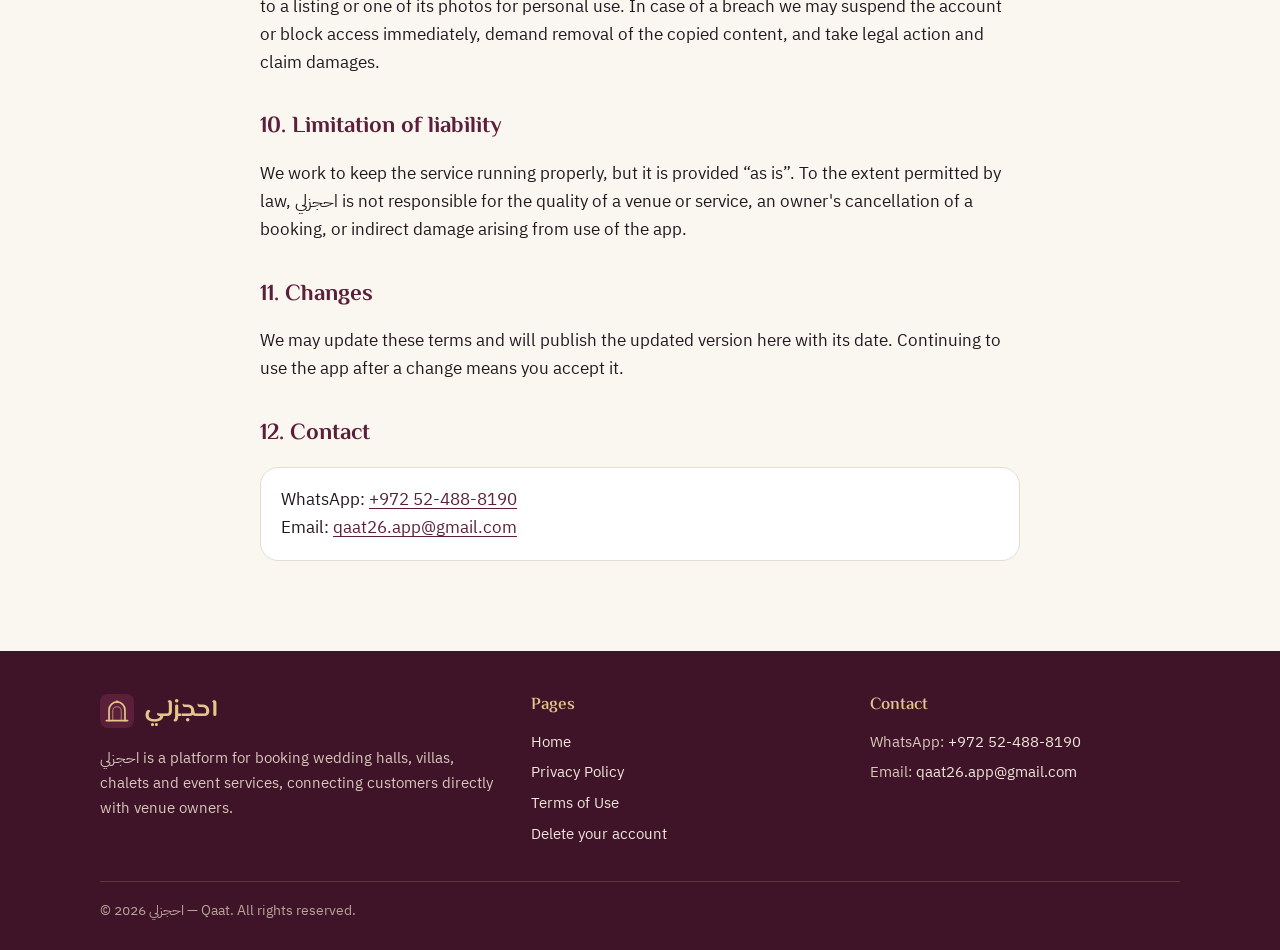
<file: en/terms.html>
<!doctype html>
<html lang="en" dir="ltr">
<head>
<meta charset="utf-8">
<meta name="viewport" content="width=device-width, initial-scale=1">
<title>Terms of Use — احجزلي</title>
<meta name="description" content="Terms of use of the احجزلي app for customers and owners of halls, villas and event services: bookings, deposits, subscriptions and responsibilities.">
<meta name="theme-color" content="#5b1f3a">
<link rel="canonical" href="https://mohamedalw-rgb.github.io/qaat-site/en/terms.html">
<link rel="alternate" hreflang="ar" href="https://mohamedalw-rgb.github.io/qaat-site/terms.html">
<link rel="alternate" hreflang="en" href="https://mohamedalw-rgb.github.io/qaat-site/en/terms.html">
<meta property="og:title" content="Terms of Use — احجزلي">
<meta property="og:description" content="Terms of use of the احجزلي app for customers and owners of halls, villas and event services: bookings, deposits, subscriptions and responsibilities.">
<meta property="og:type" content="website">
<link rel="icon" href="../assets/logo.svg" type="image/svg+xml">
<link rel="preconnect" href="https://fonts.googleapis.com">
<link rel="preconnect" href="https://fonts.gstatic.com" crossorigin>
<link href="https://fonts.googleapis.com/css2?family=El+Messiri:wght@500;600;700&family=IBM+Plex+Sans+Arabic:wght@400;500;600&display=swap" rel="stylesheet">
<link rel="stylesheet" href="../assets/style.css">
</head>
<body>
<a class="sr-skip" href="#main">Skip to content</a>
<header class="top">
  <div class="wrap">
    <a class="brand" href="index.html" aria-label="احجزلي">
      <svg xmlns="http://www.w3.org/2000/svg" viewBox="0 0 64 64"><rect width="64" height="64" rx="15" fill="#5b1f3a"/><path d="M17 50V30a15 15 0 0 1 30 0v20" fill="none" stroke="#e2c68c" stroke-width="3.2" stroke-linecap="round"/><path d="M24 50V32a8 8 0 0 1 16 0v18" fill="none" stroke="#e2c68c" stroke-width="2" stroke-linecap="round" opacity=".6"/><path d="M12 50h40" stroke="#e2c68c" stroke-width="3.2" stroke-linecap="round"/><circle cx="32" cy="14.5" r="2.4" fill="#e2c68c"/></svg>
      <span><b>احجزلي</b><br><small>Weddings · Villas · Chalets · Services</small></span>
    </a>
    <nav class="nav"><a class="hide-sm" href="index.html#sections">Sections</a><a class="hide-sm" href="index.html#owners">For venue owners</a><a class="hide-sm" href="privacy.html">Privacy</a><a class="lang" href="../terms.html" hreflang="ar" lang="ar">العربية</a></nav>
  </div>
</header>
<main id="main">
<article class="narrow doc">
  <header>
    <p>Last updated: November 7, 2026</p>
    <h1>Terms of Use</h1>
    <p>By using the <b>احجزلي</b> (by Qaat) app or website you agree to these terms. Please read them carefully.</p>
  </header>

  <h2>1. What احجزلي is</h2>
  <p>احجزلي is an intermediary platform that lists wedding halls, villas, chalets and event services added by their owners, and relays booking requests between customers and owners. <b>احجزلي does not own these venues or provide these services</b>; the booking agreement is between the customer and the owner.</p>

  <h2>2. Your account</h2>
  <ul>
    <li>You must be 18 or older and provide a real name and phone number.</li>
    <li>You are responsible for activity under your account and verified phone number.</li>
    <li>We may suspend any account that misuses the service or breaks these terms.</li>
  </ul>

  <h2>3. Bookings</h2>
  <ul>
    <li>A booking request in the app is a <b>preliminary request</b>; it becomes a confirmed booking only when the owner accepts it (and the deposit is paid, if requested).</li>
    <li>If the owner doesn't reply within the set time, the request is cancelled automatically and both sides are notified.</li>
    <li>Venue details (photos, capacity, prices, amenities) are provided by the owner, who is responsible for their accuracy.</li>
    <li>Fake or repeated requests intended to block dates without a real intention to book are prohibited.</li>
  </ul>

  <h2>4. Deposits and payment</h2>
  <div class="box gold">احجزلي <b>does not receive any money</b> from customers. Deposits and prices are paid directly to the owner using the method they specify (cash, e-wallet, transfer…). The app only shows the amount and method and tracks the stages.</div>
  <ul>
    <li>Deposit refunds and cancellation terms are agreed between the customer and the owner; we recommend agreeing on them clearly before paying.</li>
    <li>احجزلي is not a party to any financial dispute between customer and owner, but we will help where we can by clarifying the request stages recorded in the app.</li>
  </ul>

  <h2>5. For listing owners</h2>
  <ul>
    <li>Owners are added with administrator approval, and listings are published only after review.</li>
    <li>Owners confirm that their information and photos are accurate and that they have the right to publish them, and grant احجزلي a non-exclusive, royalty-free licence to use them (display, resize, format and translate) in the app, the website and احجزلي promotional material for as long as the listing exists. Owners keep ownership of their photos and content and may ask for their removal at any time.</li>
    <li>Owners authorise احجزلي to demand that any third party copying their listing content from the platform without permission remove it.</li>
    <li>Owners must answer requests seriously within the response time, and keep closed days up to date.</li>
    <li><b>Subscription:</b> a free period on first publication, then a monthly subscription at the published price for each section. If the subscription and grace period end without payment, the listing is hidden automatically and reappears as soon as payment is recorded.</li>
    <li>احجزلي takes no commission on bookings or deposits.</li>
  </ul>

  <h2>6. Ads and booking rewards</h2>
  <p>احجزلي's administration designs and publishes the ads in the app itself, by area and section, and may refuse or remove any ad.</p>
  <p>An ad may come with a <b>booking reward</b> (a discount or gift) offered by, and with the consent of, the owner of the linked listing:</p>
  <ul>
    <li>The reward is reserved when a booking request is sent from the ad, and its code is issued only when the booking is <b>confirmed</b> (after the deposit is received, or on direct confirmation).</li>
    <li>The code appears in “My coupons” and in app notifications for both the customer and the listing owner, and is deducted when the remaining amount is paid to the owner.</li>
    <li>One reward per phone number per ad, while the announced quantity lasts. The reward is cancelled if the booking is cancelled, declined or expires.</li>
    <li>Rewards have no cash value, cannot be exchanged for money, and cannot be transferred to another person or booking.</li>
  </ul>

  <h2>7. Acceptable use</h2>
  <p>You may not use the app for fraud, impersonation, abusive or unlawful content or spam, or attempt to break into, disrupt or exceed the usage limits of the service, or harvest other users' data.</p>

  <h2>8. Intellectual property</h2>
  <ul>
    <li>The <b>احجزلي</b> name and logo, the design of the app and website, the source code, the database including its compiled and arranged listings, and the texts and graphics we prepare are owned by Qaat and protected by intellectual-property laws.</li>
    <li>We grant you a personal, limited, non-transferable licence to use the app and website only for their purpose: finding and booking a venue or service, or managing your listing. Using them gives you no other right in these materials.</li>
    <li>Listing content (photos and descriptions) belongs to its owners and is licensed to احجزلي as described in section 5; no one else may copy it from the platform.</li>
  </ul>

  <h2>9. No copying or automated collection</h2>
  <p><b>Without prior written permission from Qaat, you may not:</b></p>
  <ul>
    <li><b>Scrape:</b> use software, bots, crawlers or any automated means to collect data from the app, the website or their servers, or call our APIs from anything other than the official app.</li>
    <li><b>Copy content:</b> copy listings, their photos, prices or owner details, in whole or in substantial part, to publish them in another app, website, page or database, whether commercial or not.</li>
    <li><b>Reverse engineer:</b> decompile, disassemble, modify or redistribute the app or build a modified version of it, except to the extent the law expressly allows despite this restriction.</li>
    <li><b>Circumvent:</b> bypass security measures or request limits, or open fake accounts to access data.</li>
    <li><b>Pass off:</b> frame or mirror the website or app or present it under another name, or remove the احجزلي name and marks from any content.</li>
  </ul>
  <p>This does not cover indexing of the public website pages by public search engines, or sharing a link to a listing or one of its photos for personal use. In case of a breach we may suspend the account or block access immediately, demand removal of the copied content, and take legal action and claim damages.</p>

  <h2>10. Limitation of liability</h2>
  <p>We work to keep the service running properly, but it is provided “as is”. To the extent permitted by law, احجزلي is not responsible for the quality of a venue or service, an owner's cancellation of a booking, or indirect damage arising from use of the app.</p>

  <h2>11. Changes</h2>
  <p>We may update these terms and will publish the updated version here with its date. Continuing to use the app after a change means you accept it.</p>

  <h2>12. Contact</h2>
  <div class="box">
    WhatsApp: <a href="https://wa.me/972524888190">+972 52-488-8190</a><br>
    Email: <a class="ltr" href="mailto:qaat26.app@gmail.com">qaat26.app@gmail.com</a>
  </div>
</article>

</main>
<footer class="foot">
  <div class="wrap">
    <div>
      <a class="brand" href="index.html"><svg xmlns="http://www.w3.org/2000/svg" viewBox="0 0 64 64"><rect width="64" height="64" rx="15" fill="#5b1f3a"/><path d="M17 50V30a15 15 0 0 1 30 0v20" fill="none" stroke="#e2c68c" stroke-width="3.2" stroke-linecap="round"/><path d="M24 50V32a8 8 0 0 1 16 0v18" fill="none" stroke="#e2c68c" stroke-width="2" stroke-linecap="round" opacity=".6"/><path d="M12 50h40" stroke="#e2c68c" stroke-width="3.2" stroke-linecap="round"/><circle cx="32" cy="14.5" r="2.4" fill="#e2c68c"/></svg><b>احجزلي</b></a>
      <p>احجزلي is a platform for booking wedding halls, villas, chalets and event services, connecting customers directly with venue owners.</p>
    </div>
    <div><h4>Pages</h4><ul><li><a href="index.html">Home</a></li><li><a href="privacy.html">Privacy Policy</a></li><li><a href="terms.html">Terms of Use</a></li><li><a href="delete-account.html">Delete your account</a></li></ul></div>
    <div><h4>Contact</h4><ul>
      <li>WhatsApp: <a class="ltr" href="https://wa.me/972524888190">+972 52-488-8190</a></li>
      <li>Email: <a class="ltr" href="mailto:qaat26.app@gmail.com">qaat26.app@gmail.com</a></li>
    </ul></div>
    <div class="legal">© 2026 احجزلي — Qaat. All rights reserved.</div>
  </div>
</footer>
</body>
</html>
</file>
<file: assets/style.css>
/* قاعات — Qaat · الهوية: عنّابي عميق، ذهبي هادئ، عاجي، والقوس */
:root {
  --wine: #5b1f3a;
  --wine-deep: #3f1428;
  --gold: #e2c68c;
  --gold-ink: #9a7a3c;
  --ivory: #faf6f0;
  --sand: #f3eadf;
  --ink: #22181f;
  --muted: #6e6168;
  --line: #e6dccf;
  --card: #ffffff;
  --radius: 18px;
  --shadow: 0 1px 2px rgba(63, 20, 40, .06), 0 12px 32px -12px rgba(63, 20, 40, .18);
  --font-head: "El Messiri", "IBM Plex Sans Arabic", serif;
  --font-body: "IBM Plex Sans Arabic", system-ui, -apple-system, "Segoe UI", sans-serif;
}

* { box-sizing: border-box; }
html { scroll-behavior: smooth; }
body {
  margin: 0;
  background: var(--ivory);
  color: var(--ink);
  font-family: var(--font-body);
  font-size: 17px;
  line-height: 1.75;
  -webkit-font-smoothing: antialiased;
}
html[lang="en"] body { line-height: 1.65; }
img, svg { max-width: 100%; display: block; }
a { color: var(--wine); text-underline-offset: 3px; }
a:hover { color: var(--wine-deep); }
:focus-visible { outline: 3px solid var(--gold); outline-offset: 3px; border-radius: 6px; }

.wrap { width: min(1080px, 100% - 32px); margin-inline: auto; }
.narrow { width: min(760px, 100% - 32px); margin-inline: auto; }

/* ———— الترويسة ———— */
.top {
  position: sticky; top: 0; z-index: 10;
  background: rgba(250, 246, 240, .9);
  backdrop-filter: saturate(1.2) blur(10px);
  border-bottom: 1px solid var(--line);
}
.top .wrap { display: flex; align-items: center; justify-content: space-between; gap: 16px; height: 64px; }
.brand { display: flex; align-items: center; gap: 10px; text-decoration: none; color: var(--wine); }
.brand svg { width: 34px; height: 34px; }
.brand b { font-family: var(--font-head); font-size: 24px; font-weight: 700; letter-spacing: .2px; }
.brand small { color: var(--gold-ink); font-size: 13px; font-weight: 500; }
.nav { display: flex; align-items: center; gap: 6px; }
.nav a { text-decoration: none; color: var(--muted); font-size: 15px; padding: 6px 10px; border-radius: 999px; }
.nav a:hover { color: var(--wine); background: var(--sand); }
.nav .lang { border: 1px solid var(--line); color: var(--wine); font-weight: 600; }
@media (max-width: 640px) { .nav .hide-sm { display: none; } }

/* ———— البطل ———— */
.hero { position: relative; overflow: hidden; padding: 56px 0 72px; }
.hero::before {
  content: ""; position: absolute; inset: 0;
  background:
    radial-gradient(60% 50% at 85% 0%, rgba(226, 198, 140, .28), transparent 70%),
    radial-gradient(50% 60% at 0% 100%, rgba(91, 31, 58, .08), transparent 70%);
  pointer-events: none;
}
.hero .wrap { position: relative; display: grid; grid-template-columns: 1.15fr .85fr; gap: 48px; align-items: center; }
@media (max-width: 860px) { .hero .wrap { grid-template-columns: 1fr; gap: 36px; } }
.eyebrow {
  display: inline-flex; align-items: center; gap: 8px;
  color: var(--gold-ink); font-weight: 600; font-size: 14px;
  padding: 4px 12px; border: 1px solid rgba(154, 122, 60, .35); border-radius: 999px; background: rgba(255,255,255,.6);
}
h1, h2, h3 { font-family: var(--font-head); color: var(--wine); line-height: 1.3; margin: 0 0 .5em; }
h1 { font-size: clamp(34px, 5.4vw, 56px); font-weight: 700; margin-top: 18px; }
h2 { font-size: clamp(26px, 3.4vw, 36px); }
h3 { font-size: 21px; }
.lead { font-size: 19px; color: var(--muted); max-width: 34em; }
.actions { display: flex; flex-wrap: wrap; gap: 12px; margin-top: 28px; }
.btn {
  display: inline-flex; align-items: center; gap: 10px;
  padding: 13px 22px; border-radius: 999px; font-weight: 600; font-size: 16px;
  text-decoration: none; border: 1px solid transparent; transition: transform .15s ease, background .15s ease;
}
.btn:hover { transform: translateY(-1px); }
.btn-primary { background: var(--wine); color: #fff; box-shadow: 0 10px 24px -10px rgba(91, 31, 58, .55); }
.btn-primary:hover { background: var(--wine-deep); color: #fff; }
.btn-ghost { background: #fff; color: var(--wine); border-color: var(--line); }
.btn-ghost:hover { border-color: var(--gold); color: var(--wine); }
.btn svg { width: 20px; height: 20px; flex: none; }
.note { font-size: 14px; color: var(--muted); margin-top: 14px; }

/* القوس — توقيع الهوية */
.arch-art { position: relative; justify-self: center; width: min(340px, 100%); aspect-ratio: 4 / 5; }
.arch-art .frame {
  position: absolute; inset: 0;
  border-radius: 999px 999px 26px 26px;
  background: linear-gradient(170deg, var(--wine) 0%, var(--wine-deep) 100%);
  box-shadow: var(--shadow), inset 0 0 0 10px var(--wine), inset 0 0 0 11px rgba(226, 198, 140, .65);
  overflow: hidden;
}
.arch-art .frame::after {
  content: ""; position: absolute; inset: 22px;
  border-radius: 999px 999px 16px 16px;
  border: 1px solid rgba(226, 198, 140, .35);
}
.arch-art .glow {
  position: absolute; inset-inline: 0; top: 18%; margin-inline: auto; width: 70%; aspect-ratio: 1;
  background: radial-gradient(circle, rgba(226, 198, 140, .45), transparent 65%);
}
.arch-art .chandelier { position: absolute; top: 14%; inset-inline: 0; margin-inline: auto; width: 46%; color: var(--gold); }
.arch-art .card {
  position: absolute; inset-inline: 10%; bottom: 9%;
  background: rgba(255, 255, 255, .97); border-radius: 16px; padding: 14px 16px;
  box-shadow: 0 16px 30px -14px rgba(0,0,0,.45);
}
.arch-art .card .row { display: flex; align-items: center; justify-content: space-between; gap: 8px; font-size: 14px; }
.arch-art .card b { font-family: var(--font-head); color: var(--wine); font-size: 17px; }
.arch-art .pill { font-size: 12px; font-weight: 600; color: #2f6b45; background: #e5f2e8; border-radius: 999px; padding: 2px 10px; }
.arch-art .card .sub { color: var(--muted); font-size: 13px; margin-top: 2px; }
.arch-art .card .days { display: grid; grid-template-columns: repeat(7, 1fr); gap: 4px; margin-top: 10px; }
.arch-art .card .days i { height: 22px; border-radius: 6px; background: var(--sand); }
.arch-art .card .days i.on { background: var(--wine); }
.arch-art .card .days i.busy { background: repeating-linear-gradient(45deg, #eadfd2, #eadfd2 3px, #f6efe6 3px, #f6efe6 6px); }
@media (prefers-reduced-motion: no-preference) {
  .arch-art .glow { animation: breathe 5s ease-in-out infinite; }
  @keyframes breathe { 50% { opacity: .55; transform: scale(.94); } }
}

/* ———— الأقسام ———— */
section { padding: 64px 0; }
.section-head { text-align: center; max-width: 620px; margin: 0 auto 36px; }
.section-head p { color: var(--muted); margin: 0; }
.ornament { display: flex; align-items: center; justify-content: center; gap: 10px; color: var(--gold-ink); margin-bottom: 10px; }
.ornament::before, .ornament::after { content: ""; width: 38px; height: 1px; background: currentColor; opacity: .5; }

.grid-4 { display: grid; grid-template-columns: repeat(4, 1fr); gap: 16px; }
.grid-3 { display: grid; grid-template-columns: repeat(3, 1fr); gap: 16px; }
@media (max-width: 760px) { .grid-3 { grid-template-columns: 1fr; } }
@media (max-width: 900px) { .grid-4 { grid-template-columns: repeat(2, 1fr); } }
@media (max-width: 480px) { .grid-4 { grid-template-columns: 1fr; } }
.tile {
  background: var(--card); border: 1px solid var(--line); border-radius: var(--radius);
  padding: 22px 20px; box-shadow: var(--shadow);
}
.tile .ico {
  width: 48px; height: 52px; display: grid; place-items: center; margin-bottom: 12px;
  border-radius: 999px 999px 10px 10px; background: var(--sand); color: var(--wine);
}
.tile .ico svg { width: 24px; height: 24px; }
.tile.grief .ico { background: #e3eceb; color: #22404a; }
.tile h3 { margin-bottom: 6px; }
.tile p { margin: 0; color: var(--muted); font-size: 15.5px; }

.band { background: var(--sand); border-block: 1px solid var(--line); }
.steps { display: grid; grid-template-columns: repeat(3, 1fr); gap: 20px; counter-reset: s; }
@media (max-width: 760px) { .steps { grid-template-columns: 1fr; } }
.step { position: relative; padding: 22px 20px 20px; background: #fff; border-radius: var(--radius); border: 1px solid var(--line); }
.step::before {
  counter-increment: s; content: counter(s);
  display: grid; place-items: center; width: 38px; height: 38px; margin-bottom: 10px;
  border-radius: 50%; background: var(--wine); color: var(--gold); font-family: var(--font-head); font-weight: 700; font-size: 19px;
}
.step h3 { font-size: 19px; margin-bottom: 4px; }
.step p { margin: 0; color: var(--muted); font-size: 15.5px; }

.owners { display: grid; grid-template-columns: 1fr 1fr; gap: 40px; align-items: center; }
@media (max-width: 820px) { .owners { grid-template-columns: 1fr; } }
.checks { list-style: none; padding: 0; margin: 18px 0 0; display: grid; gap: 10px; }
.checks li { display: flex; gap: 10px; align-items: flex-start; }
.checks li::before {
  content: ""; flex: none; width: 22px; height: 22px; margin-top: 4px; border-radius: 50%;
  background: var(--wine) url("data:image/svg+xml,%3Csvg xmlns='http://www.w3.org/2000/svg' viewBox='0 0 24 24' fill='none' stroke='%23e2c68c' stroke-width='3' stroke-linecap='round' stroke-linejoin='round'%3E%3Cpath d='M5 12.5l4.5 4.5L19 7.5'/%3E%3C/svg%3E") center / 14px no-repeat;
}
.panel {
  background: linear-gradient(160deg, var(--wine), var(--wine-deep)); color: #f6ece0;
  border-radius: 26px; padding: 30px 28px; box-shadow: var(--shadow); position: relative; overflow: hidden;
}
.panel::after {
  content: ""; position: absolute; inset-inline-end: -70px; bottom: -150px; width: 170px; height: 230px; pointer-events: none;
  border-radius: 999px 999px 0 0; border: 1px solid rgba(226, 198, 140, .28);
}
.panel h3 { color: var(--gold); }
.panel p { margin: 0 0 18px; color: #e9dccd; }
.panel .btn-primary { background: var(--gold); color: var(--wine-deep); box-shadow: none; }
.panel .btn-primary:hover { background: #ecd6a8; color: var(--wine-deep); }

.cta { text-align: center; }
.cta .actions { justify-content: center; }
.soon {
  display: inline-flex; align-items: center; gap: 8px; padding: 13px 22px; border-radius: 999px;
  border: 1px dashed var(--gold-ink); color: var(--gold-ink); font-weight: 600; font-size: 15px;
}

/* ———— الصفحات القانونية ———— */
.doc { padding: 48px 0 72px; }
.doc header { margin-bottom: 28px; padding-bottom: 20px; border-bottom: 1px solid var(--line); }
.doc header p { margin: 0; color: var(--muted); font-size: 15px; }
.doc h1 { font-size: clamp(30px, 4.4vw, 42px); margin-top: 8px; }
.doc h2 { font-size: 23px; margin-top: 36px; }
.doc h3 { font-size: 18px; margin-top: 20px; color: var(--ink); }
.doc ul { padding-inline-start: 1.3em; }
.doc li { margin-bottom: 6px; }
.doc .box { background: #fff; border: 1px solid var(--line); border-radius: var(--radius); padding: 18px 20px; margin: 18px 0; }
.doc .box.gold { border-color: rgba(154, 122, 60, .45); background: #fffaf0; }
.toc { display: flex; flex-wrap: wrap; gap: 8px; margin-top: 16px; }
.toc a { font-size: 14px; text-decoration: none; padding: 4px 12px; border-radius: 999px; background: var(--sand); color: var(--wine); }
table.data { width: 100%; border-collapse: collapse; font-size: 15.5px; background: #fff; border-radius: 12px; overflow: hidden; border: 1px solid var(--line); }
table.data th, table.data td { padding: 10px 12px; text-align: start; vertical-align: top; border-bottom: 1px solid var(--line); }
table.data th { background: var(--sand); font-weight: 600; color: var(--wine); }
table.data tr:last-child td { border-bottom: 0; }
.table-scroll { overflow-x: auto; }

/* ———— التذييل ———— */
.foot { background: var(--wine-deep); color: #d9c8bb; padding: 40px 0 28px; font-size: 15px; }
.foot .wrap { display: grid; grid-template-columns: 1.3fr 1fr 1fr; gap: 28px; }
@media (max-width: 720px) { .foot .wrap { grid-template-columns: 1fr; } }
.foot .brand { color: var(--gold); }
.foot h4 { margin: 0 0 10px; color: var(--gold); font-family: var(--font-head); font-size: 17px; font-weight: 600; }
.foot ul { list-style: none; padding: 0; margin: 0; display: grid; gap: 6px; }
.foot a { color: #f1e6da; text-decoration: none; }
.foot a:hover { color: var(--gold); text-decoration: underline; }
.foot .legal { grid-column: 1 / -1; border-top: 1px solid rgba(226, 198, 140, .2); padding-top: 18px; margin-top: 6px; font-size: 13.5px; color: #b9a598; }
.ltr { direction: ltr; unicode-bidi: isolate; display: inline-block; }
.sr-skip { position: absolute; inset-inline-start: -999px; top: 8px; z-index: 20; background: var(--wine); color: #fff; padding: 8px 14px; border-radius: 8px; }
.sr-skip:focus { inset-inline-start: 8px; }
</file>
